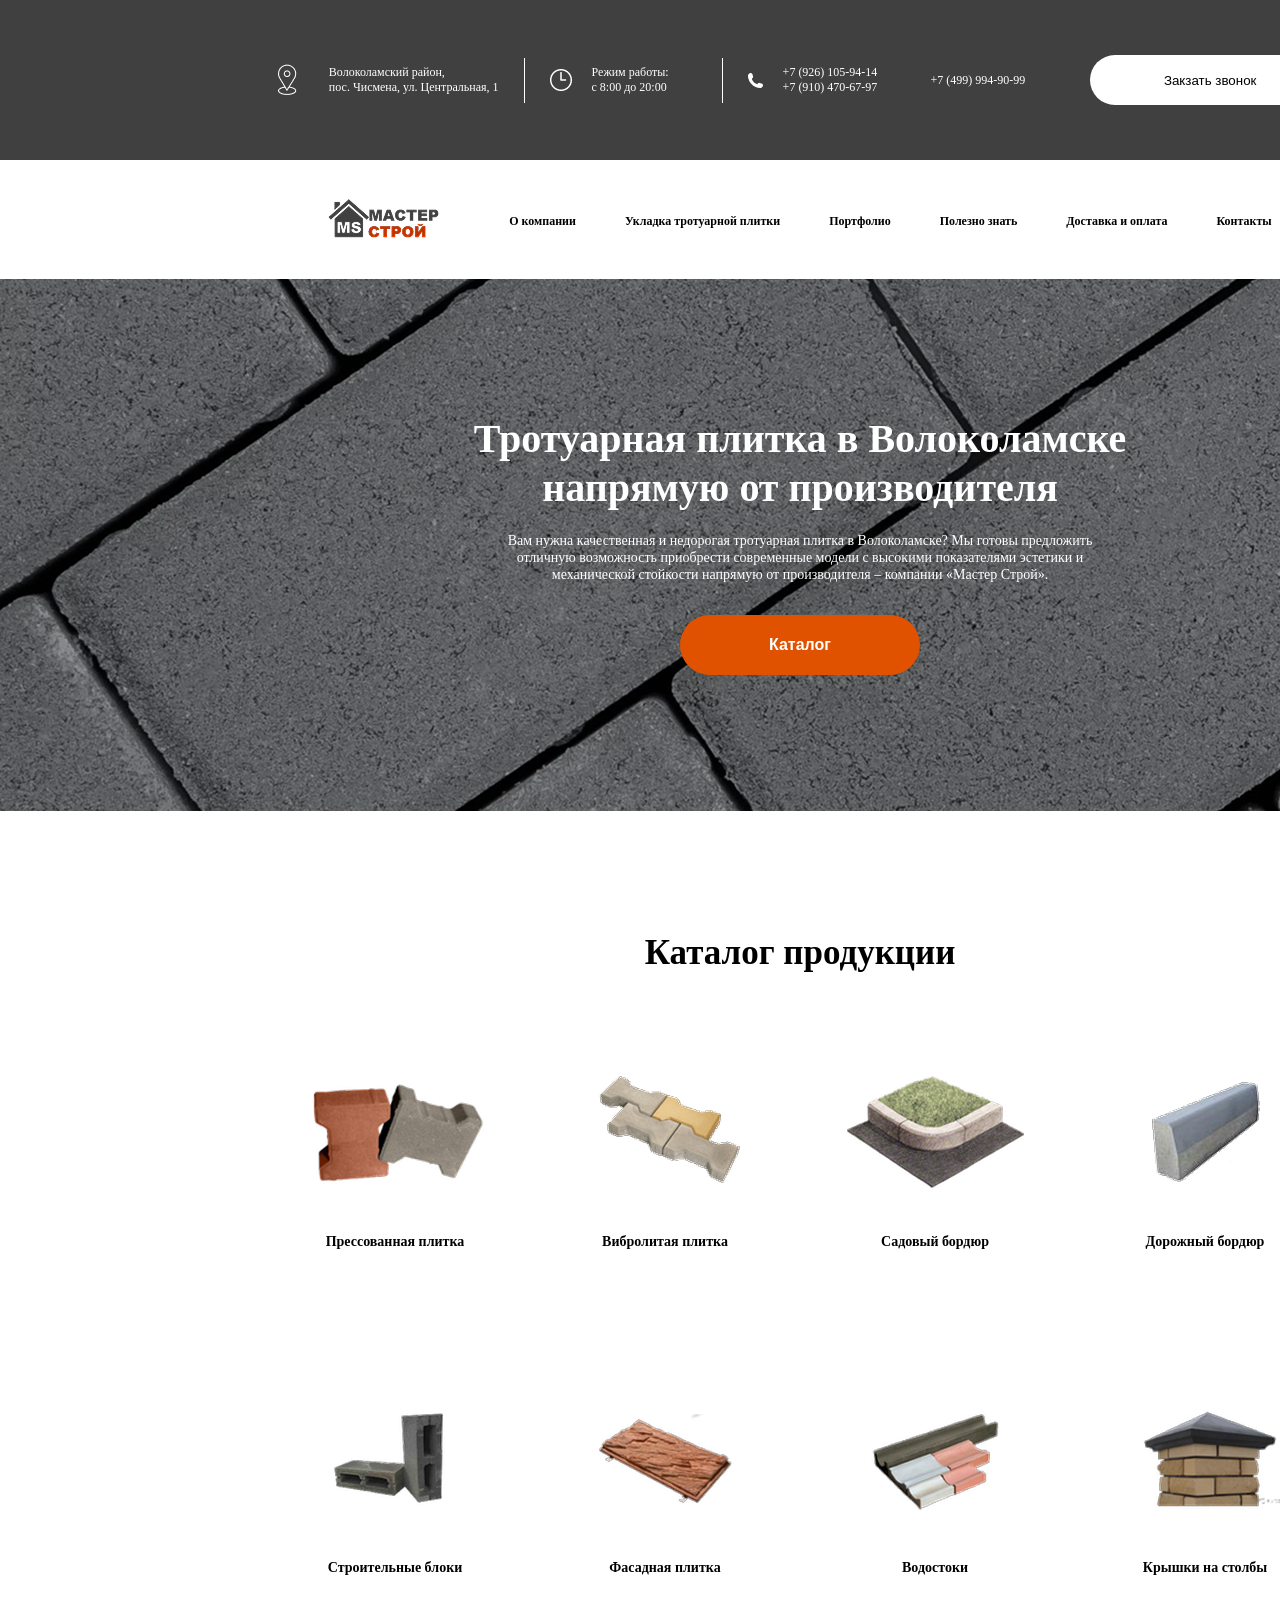
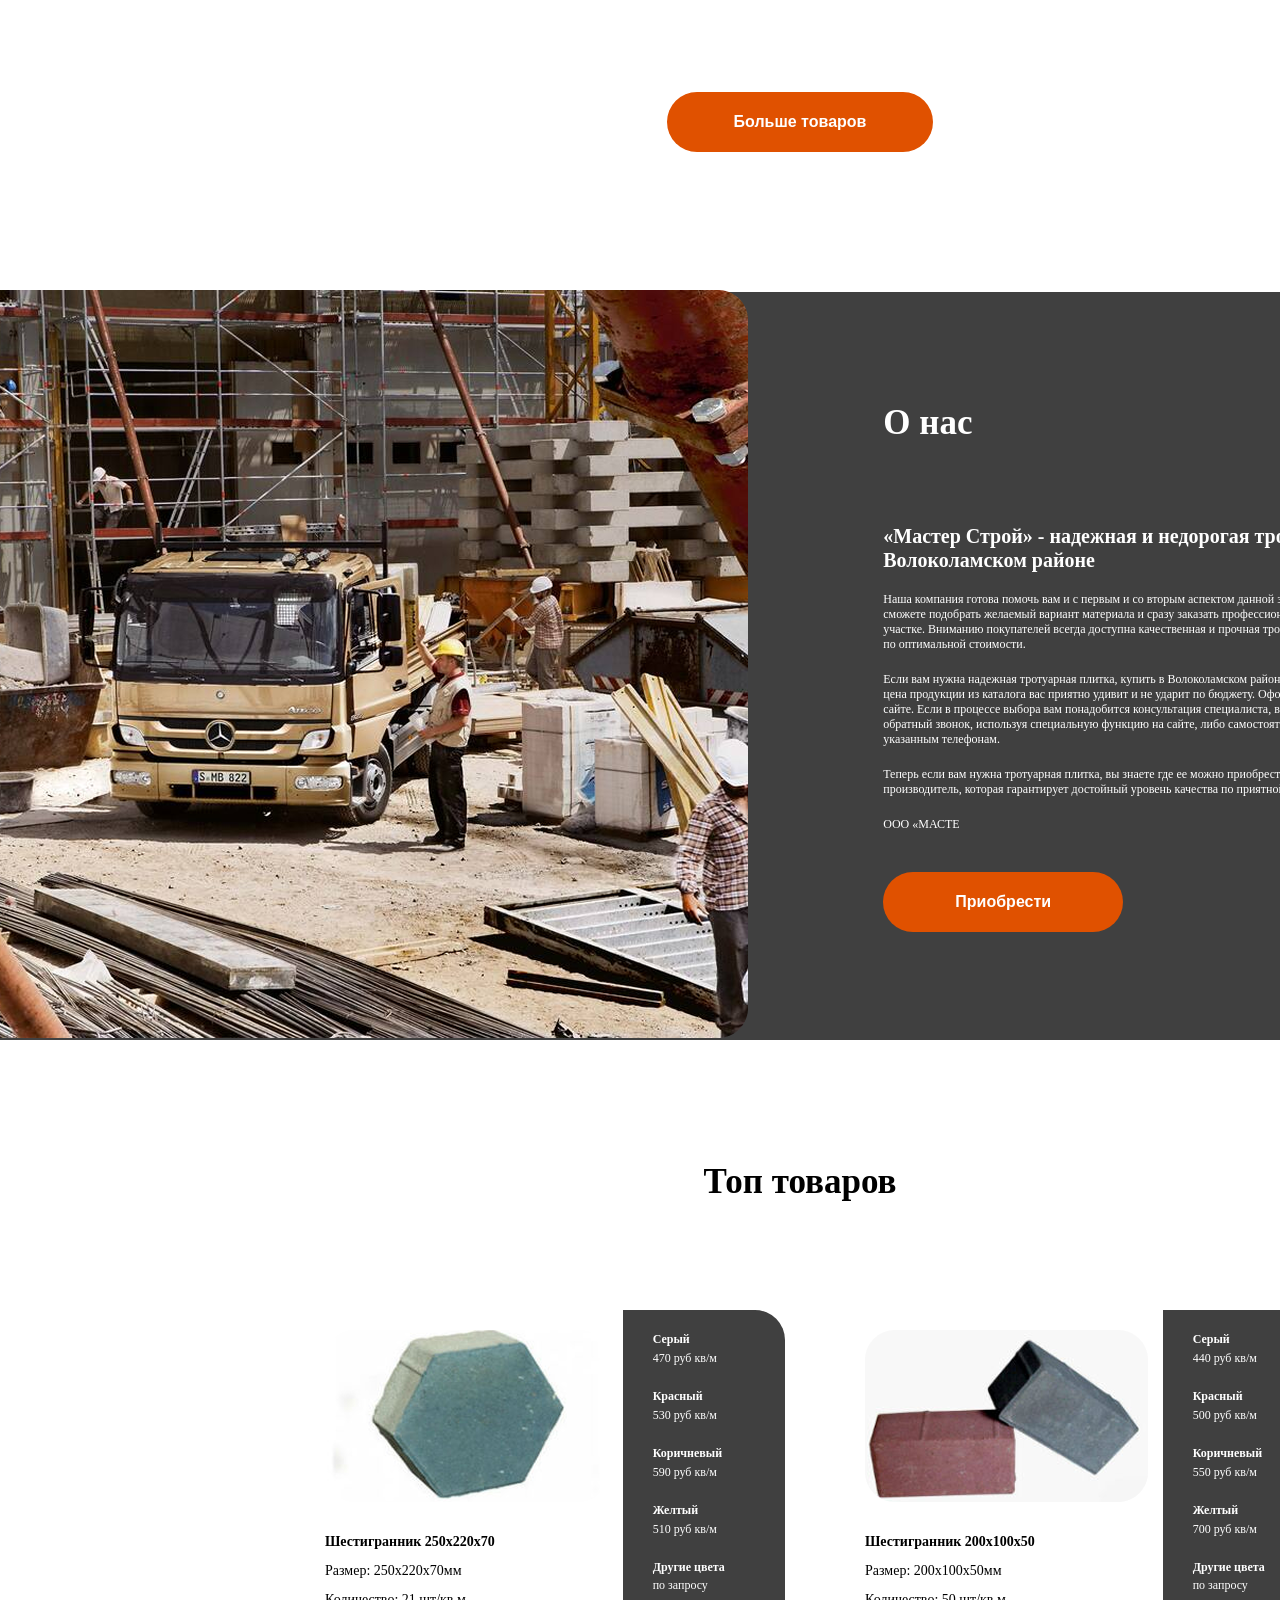
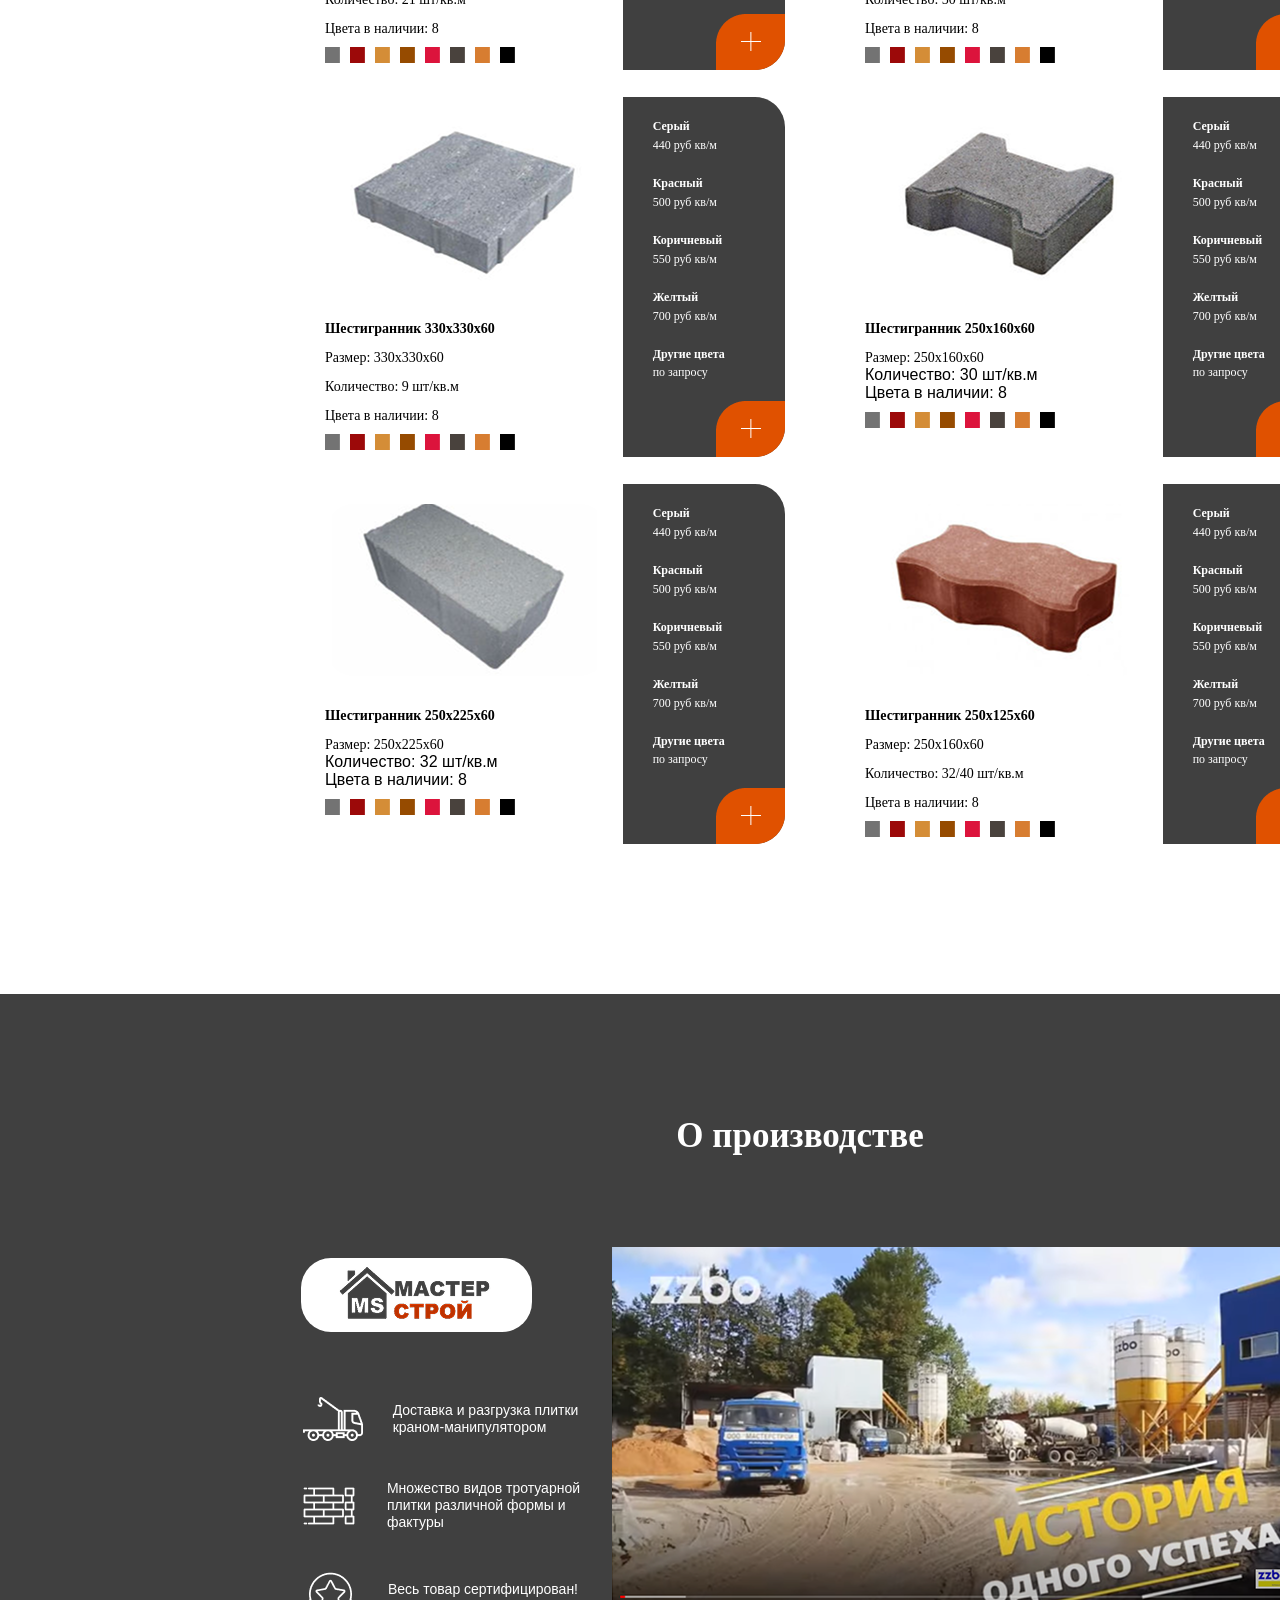
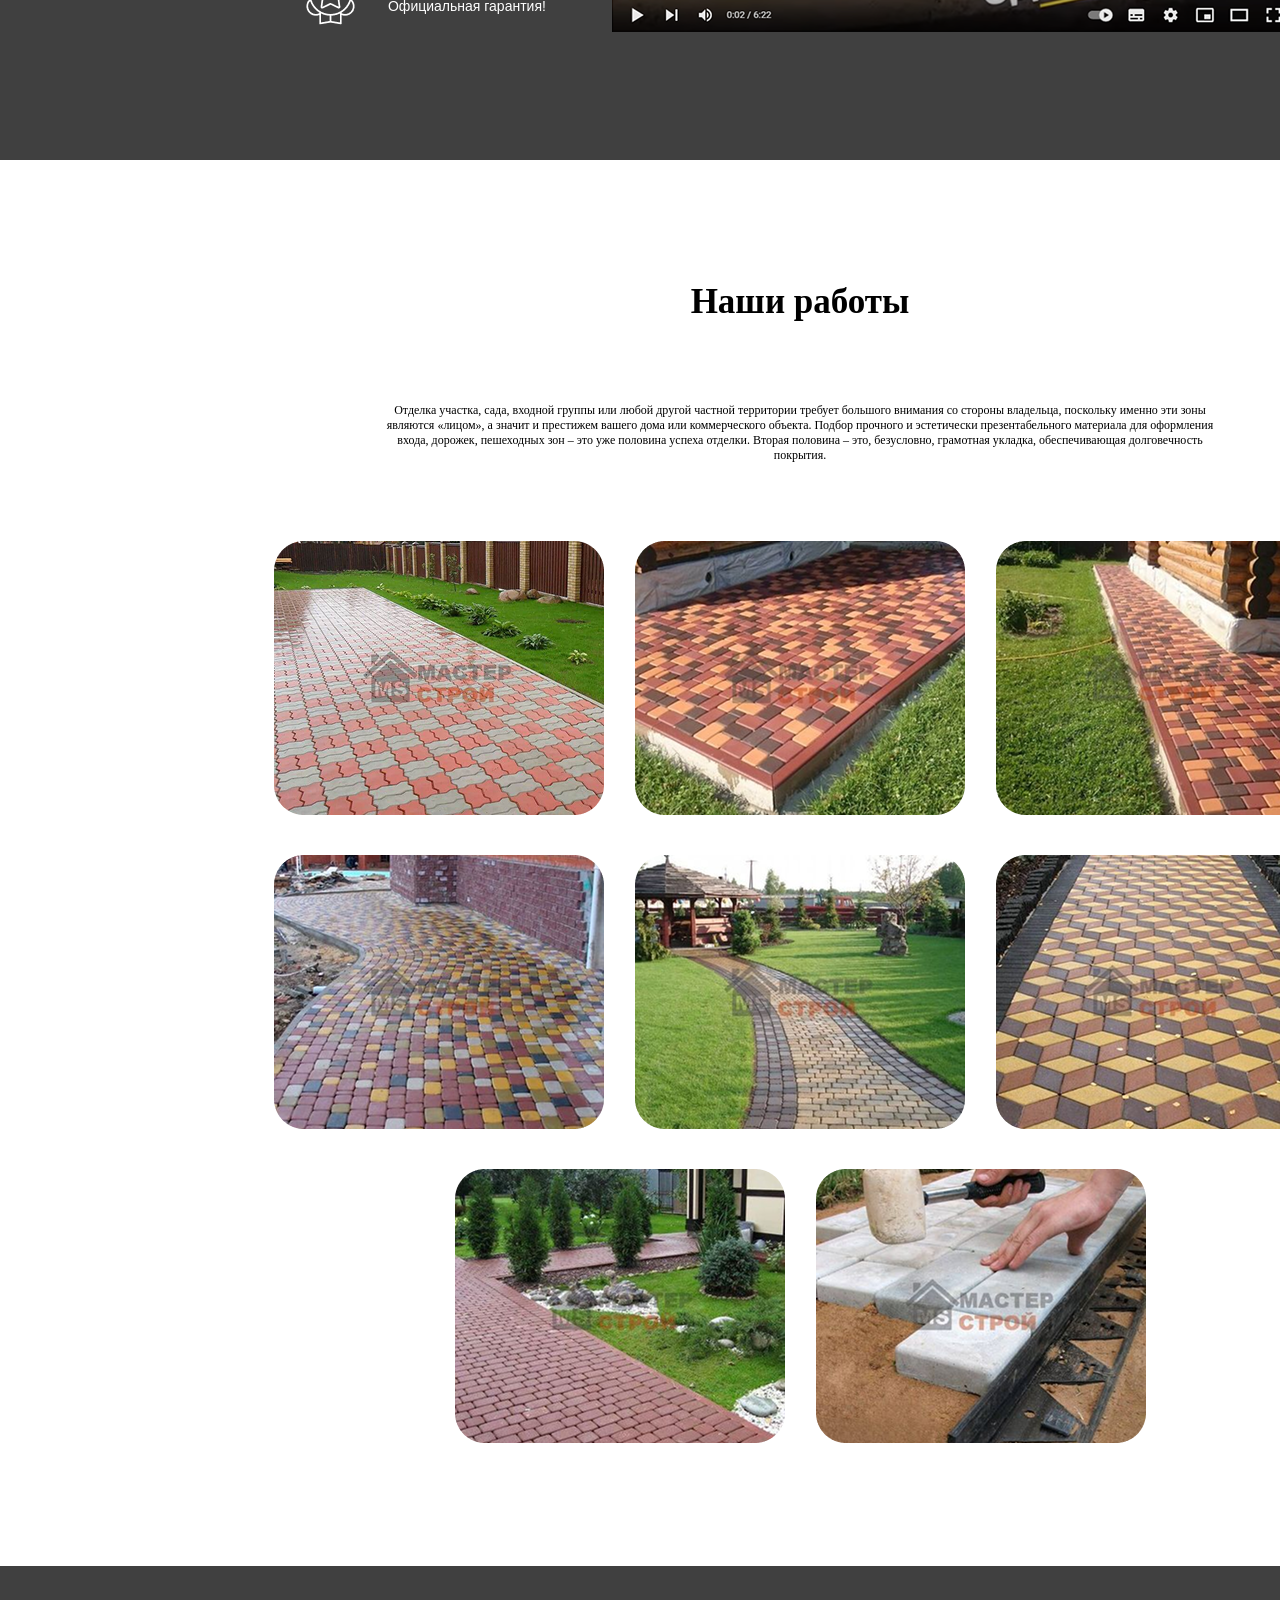
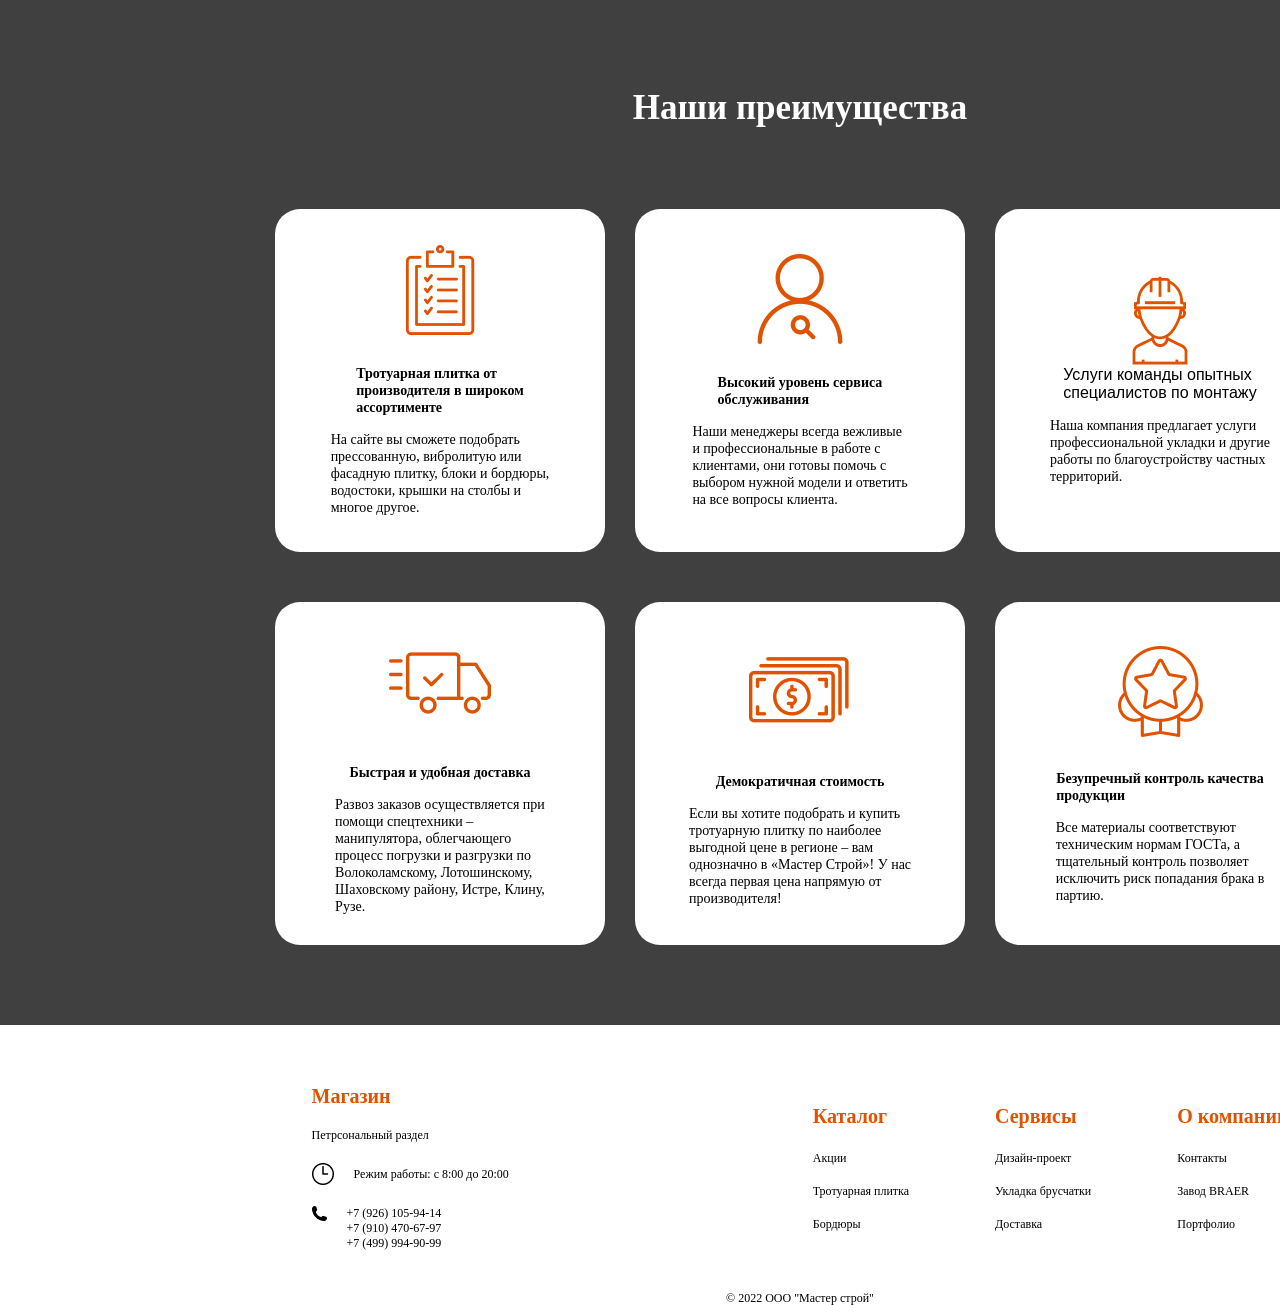
<file: exam2/index.html>
<!DOCTYPE html>
<html lang="en">
<head>
    <meta charset="UTF-8">
    <meta name="viewport" content="width=device-width, initial-scale=1.0">
    <link rel="stylesheet" href="style.css">
    <title>Document</title>
</head>
<body>
    <div class="wraper">
        <div class="navbar_top">
            <img src="img/location.png" alt="">
            <p class="navbar_top_text">
                Волоколамский район, <br>   
                пос. Чисмена, ул. Центральная, 1
            </p>
            <img src="img/Vector 1.png" alt="">
            <div class="navbar_top_clock navbar_top_phone">
                <img src="img/clock.png" alt="">
            <p class="navbar_top_text">
                Режим работы: <br>
                с 8:00 до 20:00
            </p>
            </div>
            <img src="img/Vector 1.png" alt="">
            <div class="navbar_top_phone">
                <img src="img/phone (1).png" alt="">
            <p class="navbar_top_text">
                +7 (926) 105-94-14 <br>
                +7 (910) 470-67-97
            </p>
            </div>
            <p class="navbar_top_text">
                +7 (499) 994-90-99
            </p>
            <button class="navbar_top_btn">
                Закзать звонок
            </button>
        </div>
        <div class="navbar_bottom">
            <img src="img/logo (4).png" alt="" class="navbar_logo">
            <ul class="navbar_list">
                <li class="navbar_item">
                    <a href="" class="navbar_link">О компании</a>
                </li>
                <li class="navbar_item">
                    <a href="" class="navbar_link">Укладка тротуарной плитки</a>
                </li>
                <li class="navbar_item">
                    <a href="" class="navbar_link">Портфолио</a>
                </li>
                <li class="navbar_item">
                    <a href="" class="navbar_link">Полезно знать</a>
                </li>
                <li class="navbar_item">
                    <a href="" class="navbar_link">Доставка и оплата</a>
                </li>
                <li class="navbar_item">
                    <a href="" class="navbar_link">Контакты</a>
                </li>
            </ul>
        </div>
        <div class="intro">
            <h2 class="intro_title">
                Тротуарная плитка в Волоколамске <br>
                напрямую от производителя
            </h2>
            <p class="intro_text">
                Вам нужна качественная и недорогая тротуарная плитка в Волоколамске? Мы готовы предложить <br>
                отличную возможность приобрести современные модели с высокими показателями эстетики и <br>
                механической стойкости напрямую от производителя – компании «Мастер Строй».
            </p>
            <button class="intro_btn">
                Каталог
            </button>
        </div>
        <div class="cards">
            <h3 class="cards_title">
                Каталог продукции
            </h3>
            <div class="cards_top">
                <div class="card">
                    <img src="img/img1 (2).png" alt="">
                    <p class="cards_text">
                        Прессованная плитка
                    </p>
                </div>
                <div class="card">
                    <img src="img/img2 (2).png" alt="">
                    <p class="cards_text">
                        Вибролитая плитка
                    </p>
                </div>
                <div class="card">
                    <img src="img/img3 (2).png" alt="">
                    <p class="cards_text">
                        Садовый бордюр
                    </p>
                </div>
                <div class="card">
                    <img src="img/img4 (2).png" alt="">
                    <p class="cards_text">
                        Дорожный бордюр
                    </p>
                </div>
            </div>
            <div class="cards_bottom">
                <div class="card">
                    <img src="img/img5 (1).png" alt="">
                    <p class="cards_text">
                        Строительные блоки
                    </p>
                </div>
                <div class="card">
                    <img src="img/img6 (1).png" alt="">
                    <p class="cards_text">
                        Фасадная плитка
                    </p>
                </div>
                <div class="card">
                    <img src="img/img7.png" alt="">
                    <p class="cards_text">
                        Водостоки
                    </p>
                </div>
                <div class="card">
                    <img src="img/img8.png" alt="">
                    <p class="cards_text">
                        Крышки на столбы
                    </p>
                </div>
            </div>
            <button class="cards_btn">
                Больше товаров
            </button>
        </div>
        <div class="about">
            <div class="about_left">
                <img src="img/img9.png" alt="" class="img_about">
            </div>
            <div class="about_right">
                <h3 class="about_title">
                    О нас
                </h3>
                <p class="about_text">
                    «Мастер Строй» - надежная и недорогая тротуарная плитка в <br>
                    Волоколамском районе
                </p>
                <p class="about_text2">
                    Наша компания готова помочь вам и с первым и со вторым аспектом данной задачи. В нашем каталоге вы <br>
                    сможете подобрать желаемый вариант материала и сразу заказать профессиональную укладку на вашем <br>
                    участке. Вниманию покупателей всегда доступна качественная и прочная тротуарная плитка от производителя <br>
                    по оптимальной стоимости.
                </p>
                <p class="about_text2">
                    Если вам нужна надежная тротуарная плитка, купить  в Волоколамском районе такой материал можно у нас, <br>цена продукции из каталога вас приятно удивит и не ударит по бюджету. Оформить заказ можно прямо на <br>
                    сайте. Если в процессе выбора вам понадобится консультация специалиста, вы всегда можете заказать <br>
                    обратный звонок, используя специальную функцию на сайте, либо самостоятельно позвонить менеджеру по <br>
                    указанным телефонам.
                </p>
                <p class="about_text2">
                    Теперь если вам нужна тротуарная плитка, вы знаете где ее можно приобрести. «Мастер Строй» - компания- <br>
                    производитель, которая гарантирует достойный уровень качества по приятной цене.
                </p>
                <p class="about_text2">
                    ООО «МАСТЕ
                </p>
                <button class="about_btn">
                    Приобрести
                </button>
            </div>
        </div>
        <div class="products">
            <h2 class="products_title1">Топ товаров</h2>
            <div class="products_cards">
                <div class="products_left">
                <div class="products_card">
                    <div class="products_card_left">
                        <img src="img/photo1 (1).png" alt="" class="img_product">
                        <p class="products_title">
                            Шестигранник 250x220x70
                        </p>
                        <p class="products_text">
                            Размер: 250x220x70мм
                        </p>
                        <p class="products_text">
                            Количество: 21 шт/кв.м
                        </p>
                        <p class="products_text">
                            Цвета в наличии: 8
                        </p>
                        <div class="products_img_color">
                            <img src="img/grey.png" alt="">
                            <img src="img/red.png" alt="">
                            <img src="img/orange.png" alt="">
                            <img src="img/brown.png" alt="">
                            <img src="img/pink.png" alt="">
                            <img src="img/dark_grey.png" alt="">
                            <img src="img/orange2.png" alt="">
                            <img src="img/black.png" alt="">
                        </div>
                    </div>
                    <div class="products_card_right">
                        <p class="products_right_text">
                            <span class="import">Серый</span> <br>
                            470 руб кв/м
                        </p>
                        <p class="products_right_text">
                            <span class="import">Красный</span> <br>
                            530 руб кв/м
                        </p>
                        <p class="products_right_text">
                            <span class="import">Коричневый</span> <br>
                            590 руб кв/м
                        </p>
                        <p class="products_right_text">
                            <span class="import">Желтый</span> <br>
                            510 руб кв/м
                        </p>
                        <p class="products_right_text">
                            <span class="import">Другие цвета </span> <br>
                            по запросу
                        </p>
                        <img src="img/Group 31.png" alt="" class="products_right_img">
                    </div>
                </div>
                <div class="products_card">
                    <div class="products_card_left">
                        <img src="img/photo3 (2).png" alt="" class="img_product">
                        <p class="products_title">
                            Шестигранник 330x330x60
                        </p>
                        <p class="products_text">
                            Размер: 330x330x60
                        </p>
                        <p class="products_text">
                            Количество: 9 шт/кв.м
                        </p>
                        <p class="products_text">
                            Цвета в наличии: 8
                        </p>
                        <div class="products_img_color">
                            <img src="img/grey.png" alt="">
                            <img src="img/red.png" alt="">
                            <img src="img/orange.png" alt="">
                            <img src="img/brown.png" alt="">
                            <img src="img/pink.png" alt="">
                            <img src="img/dark_grey.png" alt="">
                            <img src="img/orange2.png" alt="">
                            <img src="img/black.png" alt="">
                        </div>
                    </div>
                    <div class="products_card_right">
                        <p class="products_right_text">
                            <span class="import">Серый</span> <br>
                            440 руб кв/м
                        </p>
                        <p class="products_right_text">
                            <span class="import">Красный</span> <br>
                            500 руб кв/м
                        </p>
                        <p class="products_right_text">
                            <span class="import">Коричневый</span> <br>
                            550 руб кв/м
                        </p>
                        <p class="products_right_text">
                            <span class="import">Желтый</span> <br>
                            700 руб кв/м
                        </p>
                        <p class="products_right_text">
                            <span class="import">Другие цвета </span> <br>
                            по запросу
                        </p>
                        <img src="img/Group 31.png" alt="" class="products_right_img">
                    </div>
                </div>
                <div class="products_card">
                    <div class="products_card_left">
                        <img src="img/photo4 (2).png" alt="" class="img_product">
                        <p class="products_title">
                            Шестигранник 250x225x60
                        </p>
                        <p class="products_text">
                            Размер: 250x225x60
                        </p>
                        <p class="progucts_text">
                            Количество: 32 шт/кв.м
                        </p>
                        <p class="prroducts_text">
                            Цвета в наличии: 8
                        </p>
                        <div class="products_img_color">
                            <img src="img/grey.png" alt="">
                            <img src="img/red.png" alt="">
                            <img src="img/orange.png" alt="">
                            <img src="img/brown.png" alt="">
                            <img src="img/pink.png" alt="">
                            <img src="img/dark_grey.png" alt="">
                            <img src="img/orange2.png" alt="">
                            <img src="img/black.png" alt="">
                        </div>
                    </div>
                    <div class="products_card_right">
                        <p class="products_right_text">
                            <span class="import">Серый</span> <br>
                            440 руб кв/м
                        </p>
                        <p class="products_right_text">
                            <span class="import">Красный</span> <br>
                            500 руб кв/м
                        </p>
                        <p class="products_right_text">
                            <span class="import">Коричневый</span> <br>
                            550 руб кв/м
                        </p>
                        <p class="products_right_text">
                            <span class="import">Желтый</span> <br>
                            700 руб кв/м
                        </p>
                        <p class="products_right_text">
                            <span class="import">Другие цвета </span> <br>
                            по запросу
                        </p>
                        <img src="img/Group 31.png" alt="" class="products_right_img">
                    </div>
                </div>
                </div>
                <div class="products_right">
                <div class="products_card">
                    <div class="products_card_left">
                        <img src="img/photo2 (2).png" alt="" class="img_product">
                        <p class="products_title">
                            Шестигранник 200x100x50
                        </p>
                        <p class="products_text">
                            Размер: 200x100x50мм
                        </p>
                        <p class="products_text">
                            Количество: 50 шт/кв.м
                        </p>
                        <p class="products_text">
                            Цвета в наличии: 8
                        </p>
                        <div class="products_img_color">
                            <img src="img/grey.png" alt="">
                            <img src="img/red.png" alt="">
                            <img src="img/orange.png" alt="">
                            <img src="img/brown.png" alt="">
                            <img src="img/pink.png" alt="">
                            <img src="img/dark_grey.png" alt="">
                            <img src="img/orange2.png" alt="">
                            <img src="img/black.png" alt="">
                        </div>
                    </div>
                    <div class="products_card_right">
                        <p class="products_right_text">
                            <span class="import">Серый</span> <br>
                            440 руб кв/м
                        </p>
                        <p class="products_right_text">
                            <span class="import">Красный</span> <br>
                            500 руб кв/м
                        </p>
                        <p class="products_right_text">
                            <span class="import">Коричневый</span> <br>
                            550 руб кв/м
                        </p>
                        <p class="products_right_text">
                            <span class="import">Желтый</span> <br>
                            700 руб кв/м
                        </p>
                        <p class="products_right_text">
                            <span class="import">Другие цвета </span> <br>
                            по запросу
                        </p>
                        <img src="img/Group 31.png" alt="" class="products_right_img">
                    </div>
                </div>
                <div class="products_card">
                    <div class="products_card_left">
                        <img src="img/photo5 (2).png" alt="" class="img_product">
                        <p class="products_title">
                            Шестигранник 250x160x60
                        </p>
                        <p class="products_text">
                            Размер: 250x160x60
                        </p>
                        <p class="progucts_text">
                            Количество: 30 шт/кв.м
                        </p>
                        <p class="prroducts_text">
                            Цвета в наличии: 8
                        </p>
                        <div class="products_img_color">
                            <img src="img/grey.png" alt="">
                            <img src="img/red.png" alt="">
                            <img src="img/orange.png" alt="">
                            <img src="img/brown.png" alt="">
                            <img src="img/pink.png" alt="">
                            <img src="img/dark_grey.png" alt="">
                            <img src="img/orange2.png" alt="">
                            <img src="img/black.png" alt="">
                        </div>
                    </div>
                    <div class="products_card_right">
                        <p class="products_right_text">
                            <span class="import">Серый</span> <br>
                            440 руб кв/м
                        </p>
                        <p class="products_right_text">
                            <span class="import">Красный</span> <br>
                            500 руб кв/м
                        </p>
                        <p class="products_right_text">
                            <span class="import">Коричневый</span> <br>
                            550 руб кв/м
                        </p>
                        <p class="products_right_text">
                            <span class="import">Желтый</span> <br>
                            700 руб кв/м
                        </p>
                        <p class="products_right_text">
                            <span class="import">Другие цвета </span> <br>
                            по запросу
                        </p>
                        <img src="img/Group 31.png" alt="" class="products_right_img">
                    </div>
                </div>
                <div class="products_card">
                    <div class="products_card_left">
                        <img src="img/photo6 (2).png" alt="" class="img_product">
                        <p class="products_title">
                            Шестигранник 250x125x60
                        </p>
                        <p class="products_text">
                            Размер: 250x160x60
                        </p>
                        <p class="products_text">
                            Количество: 32/40 шт/кв.м
                        </p>
                        <p class="products_text">
                            Цвета в наличии: 8
                        </p>
                        <div class="products_img_color">
                            <img src="img/grey.png" alt="">
                            <img src="img/red.png" alt="">
                            <img src="img/orange.png" alt="">
                            <img src="img/brown.png" alt="">
                            <img src="img/pink.png" alt="">
                            <img src="img/dark_grey.png" alt="">
                            <img src="img/orange2.png" alt="">
                            <img src="img/black.png" alt="">
                        </div>
                    </div>
                    <div class="products_card_right">
                        <p class="products_right_text">
                            <span class="import">Серый</span> <br>
                            440 руб кв/м
                        </p>
                        <p class="products_right_text">
                            <span class="import">Красный</span> <br>
                            500 руб кв/м
                        </p>
                        <p class="products_right_text">
                            <span class="import">Коричневый</span> <br>
                            550 руб кв/м
                        </p>
                        <p class="products_right_text">
                            <span class="import">Желтый</span> <br>
                            700 руб кв/м
                        </p>
                        <p class="products_right_text">
                            <span class="import">Другие цвета </span> <br>
                            по запросу
                        </p>
                        <img src="img/Group 31.png" alt="" class="products_right_img">
                    </div>
                </div>
            </div>
            </div>
        </div>
        <div class="info">
            <h3 class="info_title">
                О производстве
            </h3>
            <div class="info_bottom">
                <div class="info_left">
                    <div class="info_logo">
                        <img src="img/logo2.png" alt="">
                    </div>
                    <div class="info_text_img1">
                        <img src="img/car.png" alt="">
                        <p class="info_text">
                            Доставка и разгрузка плитки <br>
                            краном-манипулятором
                        </p>
                    </div>
                    <div class="info_text_img">
                        <img src="img/bild.png" alt="">
                        <p class="info_text">
                            Множество видов тротуарной <br>
                            плитки различной формы и <br>
                            фактуры
                        </p>
                    </div>
                    <div class="info_text_img">
                        <img src="img/star.png" alt="">
                        <p class="info_text">
                            Весь товар сертифицирован! <br>
                            Официальная гарантия!
                        </p>
                    </div>
                </div>
                <div class="info_right">
                    <img src="img/youtube.png" alt="">
                </div>
            </div>
        </div>
        <div class="image">
            <h2 class="image_title">
                Наши работы
            </h2>
            <p class="image_text">
                Отделка участка, сада, входной группы или любой другой частной территории требует большого внимания со стороны владельца, поскольку именно эти зоны <br>
                являются «лицом», а значит и престижем вашего дома или коммерческого объекта. Подбор прочного и эстетически презентабельного материала для оформления <br>
                входа, дорожек, пешеходных зон – это уже половина успеха отделки. Вторая половина – это, безусловно, грамотная укладка, обеспечивающая долговечность <br>
                покрытия.
            </p>
            <div class="image_top">
                <img src="img/imege1.png" alt="">
                <img src="img/image2 (2).png" alt="">
                <img src="img/image3 (1).png" alt="">
            </div>
            <div class="image_midle">
                <img src="img/image4 (1).png" alt="">
                <img src="img/image5 (1).png" alt="">
                <img src="img/image6 (1).png" alt="">
            </div>
            <div class="image_bottom">
                <img src="img/image7 (1).png" alt="">
                <img src="img/image8 (1).png" alt="">
            </div>
        </div>
        <div class="pre_footer">
            <h3 class="pre_footer_title">
                Наши преимущества
            </h3>
            <div class="pre_footer_top">
                <div class="pre_footer_cards">
                   <img src="img/rasm.png" alt="">
                   <p class="pre_footer_title2">
                    Тротуарная плитка от <br>
                    производителя в широком <br>
                    ассортименте
                   </p>
                   <p class="pre_footer_text">
                    На сайте вы сможете подобрать <br>
                    прессованную, вибролитую или <br>
                    фасадную плитку, блоки и бордюры, <br>
                    водостоки, крышки на столбы и <br>
                    многое другое.
                   </p>
                </div>
                <div class="pre_footer_cards">
                    <img src="img/rasm2.png" alt="">
                    <p class="pre_footer_title2">
                        Высокий уровень сервиса <br>
                        обслуживания
                    </p>
                    <p class="pre_footer_text">
                        Наши менеджеры всегда вежливые <br>
                        и профессиональные в работе с<br>
                        клиентами, они готовы помочь с <br>
                        выбором нужной модели и ответить <br>
                        на все вопросы клиента.
                    </p>
                </div>
                <div class="pre_footer_cards">
                    <img src="img/rasm3.png" alt="">
                    <p class="pre_foorer_title2">
                        Услуги команды опытных <br>
                        специалистов по монтажу
                    </p>
                    <p class="pre_footer_text">
                        Наша компания предлагает услуги <br>
                        профессиональной укладки и другие <br>
                        работы по благоустройству частных <br>
                        территорий.
                    </p>
                </div>
            </div>
            <div class="pre_footer_bottom">
                <div class="pre_footer_cards">
                    <img src="img/rasm4.png" alt="">
                    <p class="pre_footer_title2">
                        Быстрая и удобная доставка
                    </p>
                    <p class="pre_footer_text">
                        Развоз заказов осуществляется при <br>
                        помощи спецтехники – <br>
                        манипулятора, облегчающего <br>
                        процесс погрузки и разгрузки по <br>
                        Волоколамскому, Лотошинскому, <br>
                        Шаховскому району, Истре, Клину, <br>
                        Рузе.
                    </p>
                </div>
                <div class="pre_footer_cards">
                    <img src="img/rasm5.png" alt="">
                    <p class="pre_footer_title2">
                        Демократичная стоимость
                    </p>
                    <p class="pre_footer_text">
                        Если вы хотите подобрать и купить <br>
                        тротуарную плитку по наиболее <br>
                        выгодной цене в регионе – вам <br>
                        однозначно в «Мастер Строй»! У нас <br>
                        всегда первая цена напрямую от <br>
                        производителя!
                    </p>
                </div>
                <div class="pre_footer_cards">
                    <img src="img/rasm6.png" alt="">
                    <p class="pre_footer_title2">
                        Безупречный контроль качества <br>
                        продукции
                    </p>
                    <p class="pre_footer_text">
                        Все материалы соответствуют <br>
                        техническим нормам ГОСТа, а <br>
                        тщательный контроль позволяет <br>
                        исключить риск попадания брака в <br>
                        партию.
                    </p>
                </div>
            </div>
        </div>
        <div class="footer">
            <div class="footer_top">
                <div class="footer_left">
                    <p class="footer_title">
                        Магазин
                    </p>
                    <p class="footer_text">
                        Петрсональный раздел
                    </p>
                    <div class="footer_clock">
                        <img src="img/clock_black.png" alt="">
                        <p class="footer_text2">
                            Режим работы: с 8:00 до 20:00
                        </p>
                    </div>
                    <div class="footer_phone">
                        <img src="img/phone_black.png" alt="">
                        <p class="footer_text2">
                            +7 (926) 105-94-14 <br>
                            +7 (910) 470-67-97 <br>
                            +7 (499) 994-90-99
                        </p>
                    </div>
                </div>
                <div class="footer_right">
                    <div class="footer_links_left">
                        <p class="footer_title">
                            Каталог
                        </p>
                        <ul class="footer_list">
                            <li class="footer_item">
                                <a href="" class="footer_link">Акции</a>
                            </li>
                            <li class="footer_item">
                                <a href="" class="footer_link">Тротуарная плитка</a>
                            </li>
                            <li class="footer_item">
                                <a href="" class="footer_link">Бордюры</a>
                            </li>
                        </ul>
                    </div>
                    <div class="footer_links_midle">
                        <p class="footer_title">
                            Сервисы
                        </p>
                        <ul class="footer_list">
                            <li class="footer_item">
                                <a href="" class="footer_link">Дизайн-проект</a>
                            </li>
                            <li class="footer_item">
                                <a href="" class="footer_link">Укладка брусчатки</a>
                            </li>
                            <li class="footer_item">
                                <a href="" class="footer_link">Доставка</a>
                            </li>
                        </ul>
                    </div>
                    <div class="footer_rigth">
                        <p class="footer_title">
                            О компании
                        </p>
                        <ul class="footer_list">
                            <li class="footer_item">
                                <a href="" class="footer_link">Контакты</a>
                            </li>
                            <li class="footer_item">
                                <a href="" class="footer_link">Завод BRAER</a>
                            </li>
                            <li class="footer_item">
                                <a href="" class="footer_link">Портфолио</a>
                            </li>
                        </ul>
                    </div>
                </div>
            </div>
            <div class="footer_bottom">
                <p class="footer_bottom_text">
                    © 2022 ООО "Мастер строй"
                </p>
            </div>
        </div>
    </div>
</body>
</html>
</file>
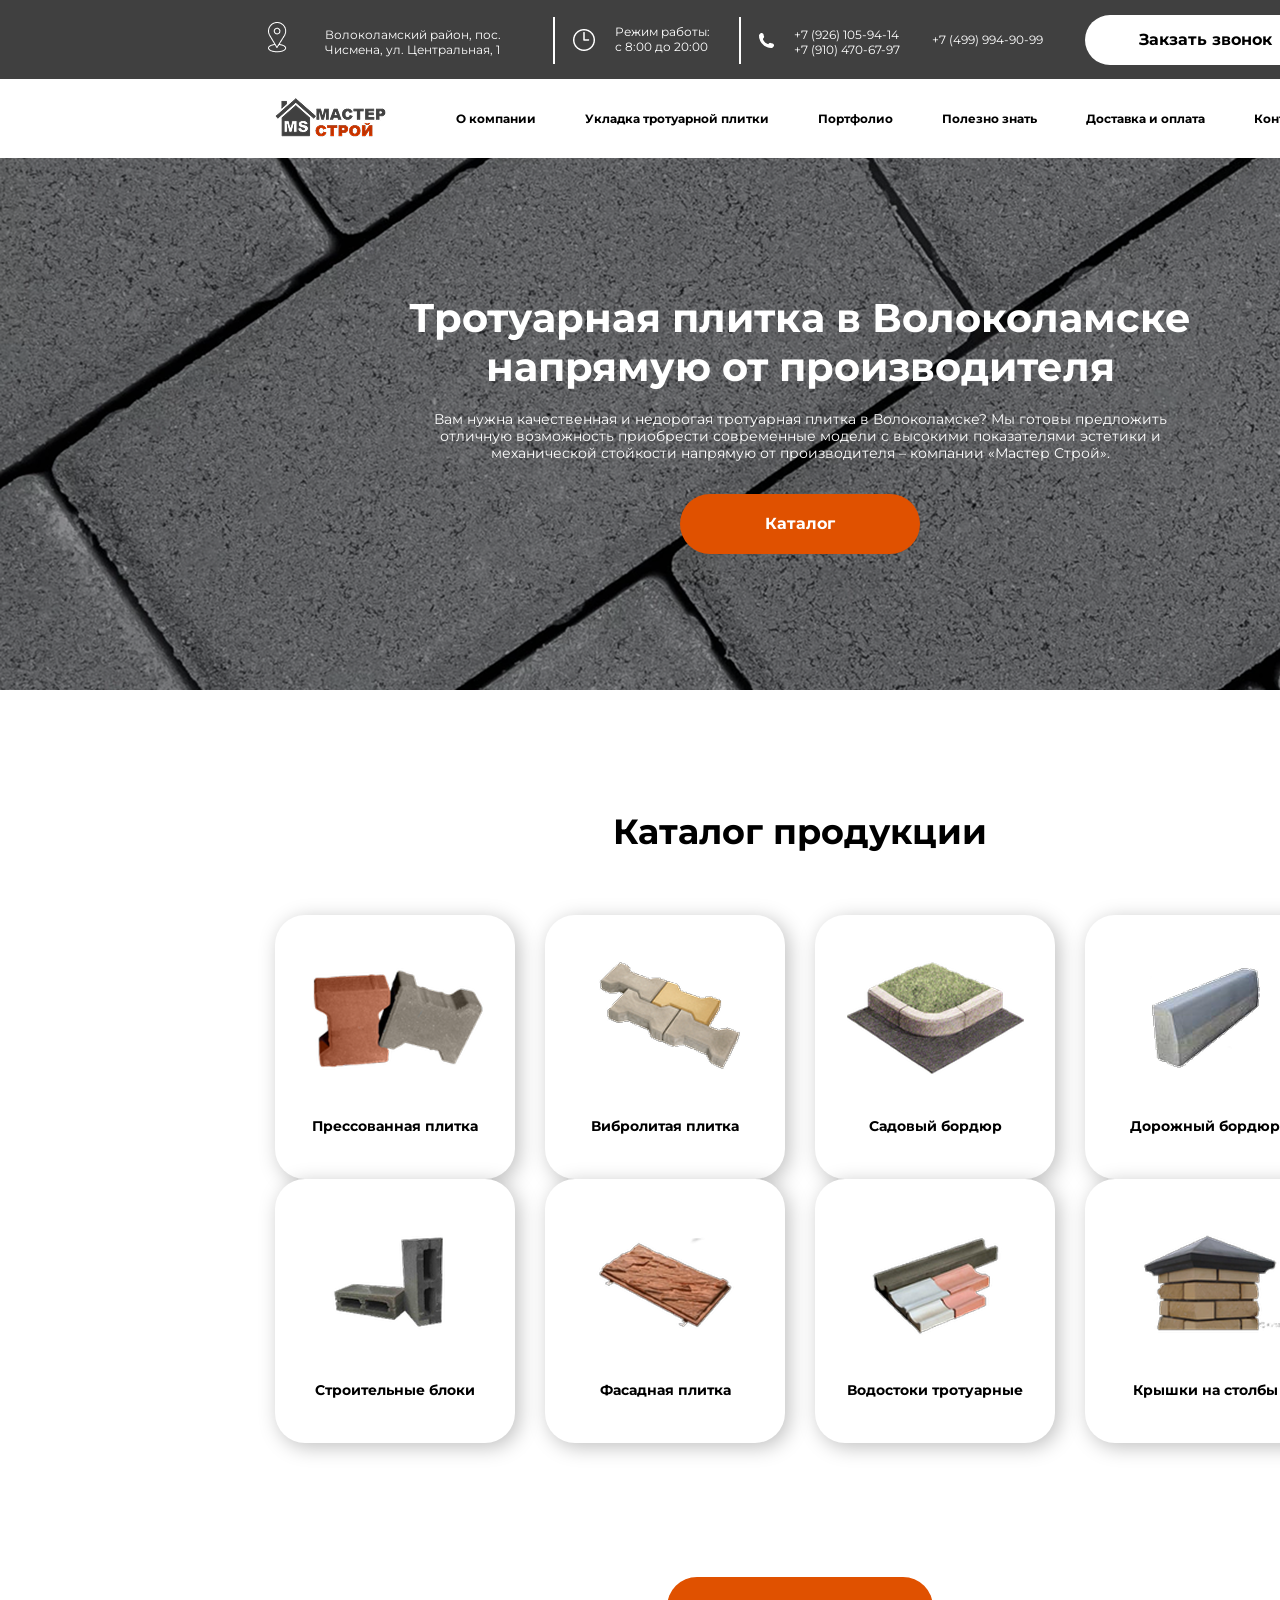
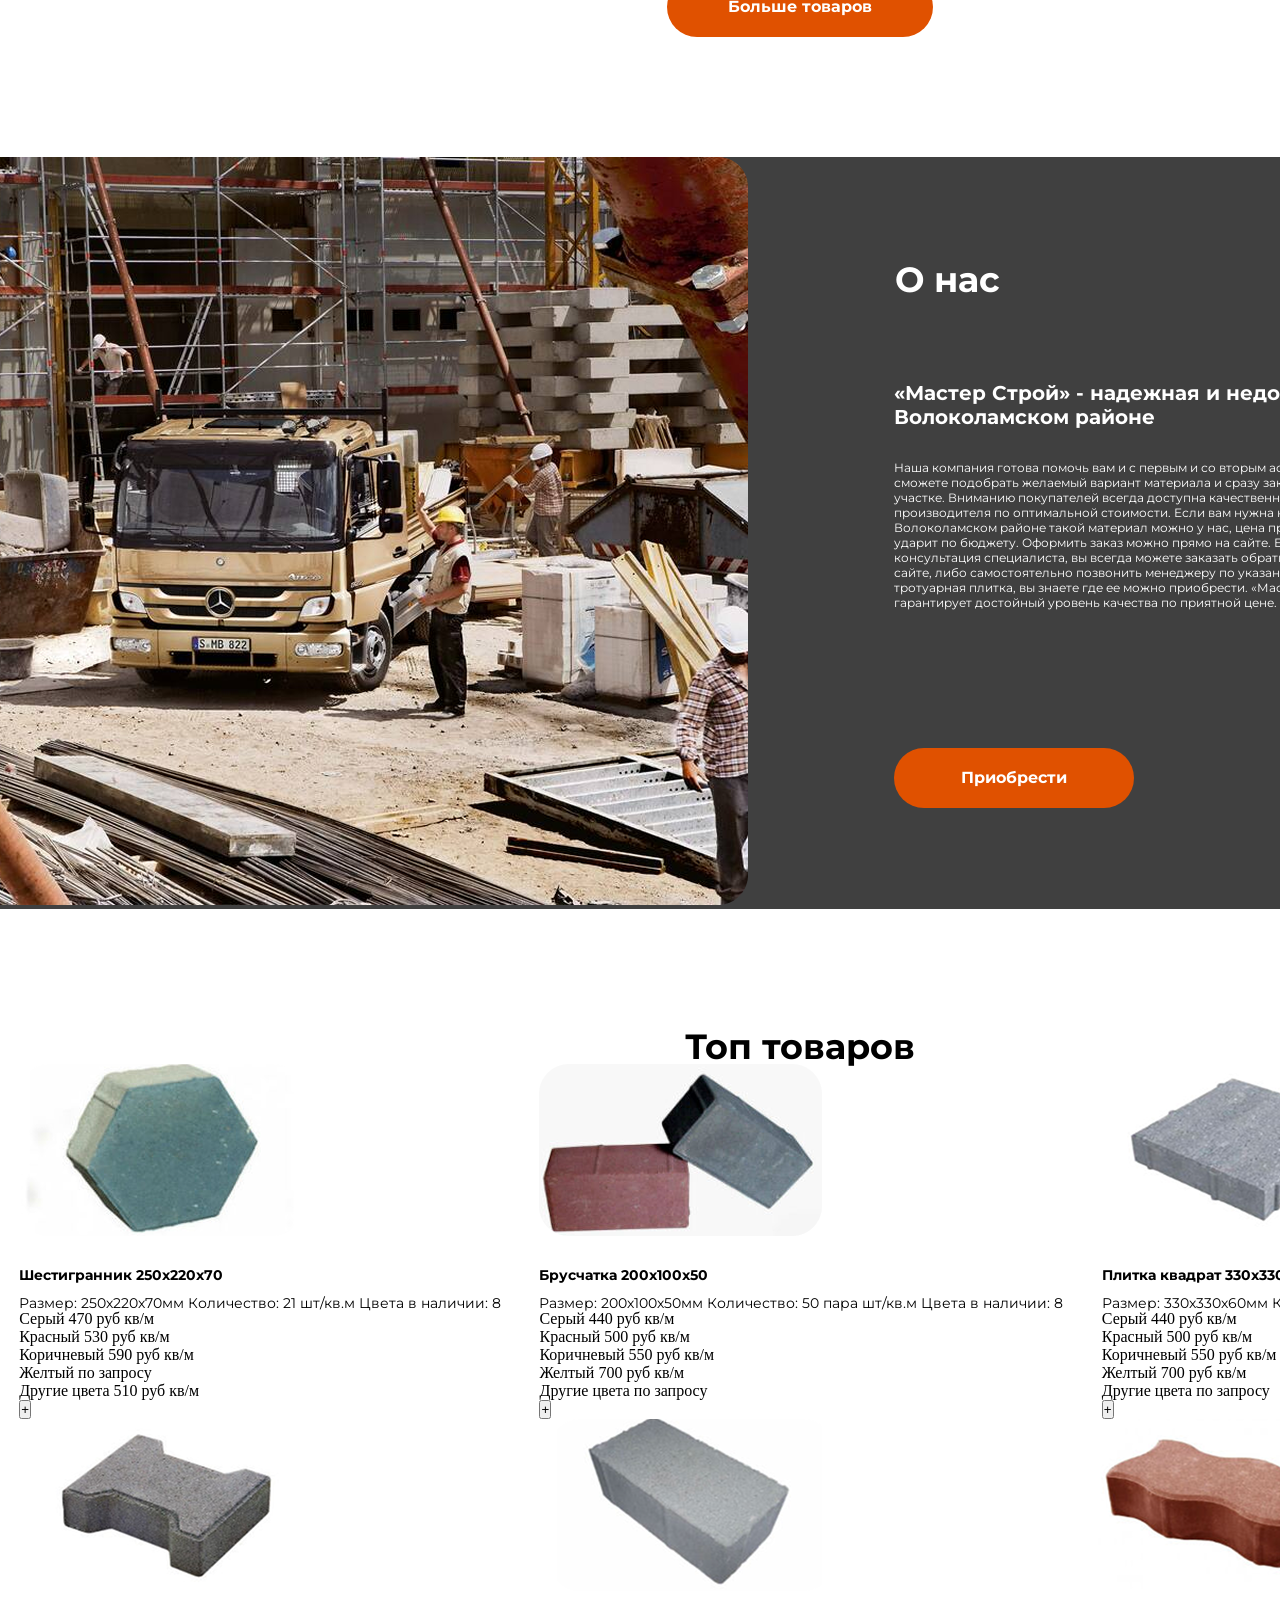
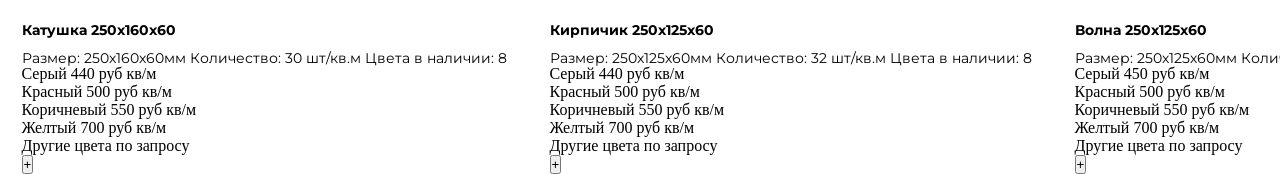
<file: Imtihon/index.html>
<!DOCTYPE html>
<html lang="en">
<head>
    <meta charset="UTF-8">
    <meta name="viewport" content="width=device-width, initial-scale=1.0">
    <link rel="stylesheet" href="./styles/fonts.css">
    <link rel="stylesheet" href="./styles/style.css">
    <title>Imtihon</title>
</head>
<body>
    <div class="wrapper">
        <div class="location">

            <img src="./img/location.png" alt="location" class="location__img">
            <p class="location__text">Волоколамский район,
            пос. Чисмена, ул. Центральная, 1</p>
            <hr class="location__hr">
            <img src="./img/clocks.png" alt="clocks" class="clocks__img">
            <p class="location__schedule">Режим работы:
            с 8:00 до 20:00</p>
            <hr class="location__hr2">
            <img src="./img/phone.png" alt="phone" class="phone__img">
            <p class="location__numbers">
                +7 (926) 105-94-14
                +7 (910) 470-67-97
            </p>
            <p class="location__number">
                +7 (499) 994-90-99
            </p>
            <button class="location__btn">Закзать звонок</button>
        </div>

        <nav class="navbar">
            <img src="./img/logo.png" alt="logo" class="navbar__img">
            <ul class="navbar__list">
                    
                <li class="navbar__item">
                    <a href="#" class="navbar__link">О компании</a>
                </li>
                <li class="navbar__item">
                    <a href="#" class="navbar__link">Укладка тротуарной плитки</a>
                </li>
                <li class="navbar__item">
                    <a href="#" class="navbar__link">Портфолио</a>
                </li>
                <li class="navbar__item">
                    <a href="#" class="navbar__link">Полезно знать</a>
                </li>
                <li class="navbar__item">
                    <a href="#" class="navbar__link">Доставка и оплата</a>
                </li>
                <li class="navbar__item">
                    <a href="#" class="navbar__link">Контакты</a>
                </li>
            </ul>
        </nav>

        <div class="intro">
            <h1 class="intro__title">Тротуарная плитка в Волоколамске
            напрямую от производителя</h1>
            <p class="intro__text">Вам нужна качественная и недорогая тротуарная плитка в Волоколамске? Мы готовы предложить отличную возможность приобрести современные модели с высокими показателями эстетики и механической стойкости напрямую от производителя – компании «Мастер Строй».</p>
            <button class="intro__btn">Каталог</button>
        </div>

        <div class="products">
            <h1 class="products__title">Каталог продукции</h1>
            <div class="cards">

                <div class="cards__line">
                    <div class="card">
                    <img src="./img/product1.png" alt="">
                    <p class="cards__text">Прессованная плитка</p>
                    </div>
                    <div class="card">
                        <img src="./img/product2.png" alt="">
                        <p class="cards__text">Вибролитая плитка</p>
                    </div>
                    <div class="card">
                        <img src="./img/product3.png" alt="">
                        <p class="cards__text">Садовый бордюр</p>
                    </div>
                    <div class="card">
                        <img src="./img/product4.png" alt="">
                        <p class="cards__text">Дорожный бордюр</p>
                    </div>
                </div>
                
                <div class="cards__line">
                    <div class="card">
                    <img src="./img/product5.png" alt="">
                    <p class="cards__text">Строительные блоки</p>
                    </div>
                    <div class="card">
                        <img src="./img/product6.png" alt="">
                        <p class="cards__text">Фасадная плитка</p>
                    </div>
                    <div class="card">
                        <img src="./img/product7.png" alt="">
                        <p class="cards__text">Водостоки тротуарные</p>
                    </div>
                    <div class="card">
                        <img src="./img/product8.png" alt="">
                        <p class="cards__text">Крышки на столбы</p>
                    </div>
                </div>
                
            </div>
            <button class="products__btn">Больше товаров</button>


        </div>

        <div class="about_us">
            <div class="about_us__left">
                <img src="./img/truck.png" alt="">
            </div>
            <div class="about_us__right">
                <h1 class="about_us__main">О нас</h1>
                <h2 class="about_us__title">«Мастер Строй» - надежная и недорогая тротуарная плитка в Волоколамском районе</h2>
                <p class="about_us__text">Наша компания готова помочь вам и с первым и со вторым аспектом данной задачи. В нашем каталоге вы сможете подобрать желаемый вариант материала и сразу заказать профессиональную укладку на вашем участке. Вниманию покупателей всегда доступна качественная и прочная тротуарная плитка от производителя по оптимальной стоимости.

                Если вам нужна надежная тротуарная плитка, купить  в Волоколамском районе такой материал можно у нас, цена продукции из каталога вас приятно удивит и не ударит по бюджету. Оформить заказ можно прямо на сайте. Если в процессе выбора вам понадобится консультация специалиста, вы всегда можете заказать обратный звонок, используя специальную функцию на сайте, либо самостоятельно позвонить менеджеру по указанным телефонам.

                Теперь если вам нужна тротуарная плитка, вы знаете где ее можно приобрести. «Мастер Строй» - компания-производитель, которая гарантирует достойный уровень качества по приятной цене.

                ООО «МАСТЕ</p>
                <button class="about_us__btn">Приобрести</button>
            </div>
        </div>

        <div class="topproducts">
            <div class="topproducts__title">Топ товаров</div>

            <div class="topproducts__cards">

                <div class="topproducts__card">

                    <div class="card__left">
                        <img src="./img/shestigrannik.png" alt="">
                        <h3 class="topproducts__name">Шестигранник 250х220х70</h3>
                        <p class="topproducts__info">
                            Размер: 250х220х70мм
                            Количество: 21 шт/кв.м
                            Цвета в наличии: 8
                        </p>
                    </div>
                    <div class="card__right">
                        <p class="card__text">
                        <span class="card__bold">Серый</span>
                        470 руб кв/м
                        <br>
                        <span class="card__bold">Красный</span>
                        530 руб кв/м
                        <br>
                        <span class="card__bold">Коричневый</span>
                        590 руб кв/м
                        <br>
                        <span class="card__bold">Желтый</span>
                        по запросу
                        <br>
                        <span class="card__bold">Другие цвета</span>
                        510 руб кв/м
                        </p>
                        <button class="card__btn">+</button>
                    </div>
                </div>

                <div class="topproducts__card">
                    <div class="card__left">
                        <img src="./img/brusshatka.png" alt="">
                        <h3 class="topproducts__name">Брусчатка 200x100x50</h3>
                        <p class="topproducts__info">
                            Размер: 200х100х50мм
                            Количество: 50 пара шт/кв.м
                            Цвета в наличии: 8
                        </p>
                    </div>
                    <div class="card__right">
                        <p class="card__text">
                        <span class="card__bold">Серый</span>
                        440 руб кв/м
                        <br>
                        <span class="card__bold">Красный</span>
                        500 руб кв/м
                        <br>
                        <span class="card__bold">Коричневый</span>
                        550 руб кв/м
                        <br>
                        <span class="card__bold">Желтый</span>
                        700 руб кв/м
                        <br>
                        <span class="card__bold">Другие цвета</span>
                        по запросу
                        </p>
                        <button class="card__btn">+</button>
                    </div>
                </div>

                <div class="topproducts__card">
                    <div class="card__left">
                        <img src="./img/plitka.png" alt="">
                        <h3 class="topproducts__name">Плитка квадрат 330x330x60</h3>
                        <p class="topproducts__info">
                            Размер: 330х330х60мм
                            Количество: 9 шт/кв.м
                            Цвета в наличии: 8
                        </p>
                    </div>
                    <div class="card__right">
                        <p class="card__text">
                        <span class="card__bold">Серый</span>
                        440 руб кв/м
                        <br>
                        <span class="card__bold">Красный</span>
                        500 руб кв/м
                        <br>
                        <span class="card__bold">Коричневый</span>
                        550 руб кв/м
                        <br>
                        <span class="card__bold">Желтый</span>
                        700 руб кв/м
                        <br>
                        <span class="card__bold">Другие цвета</span>
                        по запросу
                        </p>
                        <button class="card__btn">+</button>
                    </div>
                </div>

                <div class="topproducts__card">
                    <div class="card__left">
                        <img src="./img/katushka.png" alt="">
                        <h3 class="topproducts__name">Катушка 250x160x60</h3>
                        <p class="topproducts__info">
                            Размер: 250х160х60мм
                            Количество: 30 шт/кв.м
                            Цвета в наличии: 8
                        </p>
                    </div>
                    <div class="card__right">
                        <p class="card__text">
                        <span class="card__bold">Серый</span>
                        440 руб кв/м
                        <br>
                        <span class="card__bold">Красный</span>
                        500 руб кв/м
                        <br>
                        <span class="card__bold">Коричневый</span>
                        550 руб кв/м
                        <br>
                        <span class="card__bold">Желтый</span>
                        700 руб кв/м
                        <br>
                        <span class="card__bold">Другие цвета</span>
                        по запросу
                        </p>
                        <button class="card__btn">+</button>
                    </div>
                </div>

                <div class="topproducts__card">
                    <div class="card__left">
                        <img src="./img/kirpichik.png" alt="">
                        <h3 class="topproducts__name">Кирпичик 250x125x60</h3>
                        <p class="topproducts__info">
                            Размер: 250х125х60мм
                            Количество: 32 шт/кв.м
                            Цвета в наличии: 8
                        </p>
                    </div>
                    <div class="card__right">
                        <p class="card__text">
                        <span class="card__bold">Серый</span>
                        440 руб кв/м
                        <br>
                        <span class="card__bold">Красный</span>
                        500 руб кв/м
                        <br>
                        <span class="card__bold">Коричневый</span>
                        550 руб кв/м
                        <br>
                        <span class="card__bold">Желтый</span>
                        700 руб кв/м
                        <br>
                        <span class="card__bold">Другие цвета</span>
                        по запросу
                        </p>
                        <button class="card__btn">+</button>
                    </div>
                </div>

                <div class="topproducts__card">
                    <div class="card__left">
                        <img src="./img/volna.png" alt="">
                        <h3 class="topproducts__name">Волна 250x125x60</h3>
                        <p class="topproducts__info">
                            Размер: 250х125х60мм
                            Количество: 32/40 шт/кв.м
                            Цвета в наличии: 8
                        </p>
                    </div>
                    <div class="card__right">
                        <p class="card__text">
                        <span class="card__bold">Серый</span>
                        450 руб кв/м
                        <br>
                        <span class="card__bold">Красный</span>
                        500 руб кв/м
                        <br>
                        <span class="card__bold">Коричневый</span>
                        550 руб кв/м
                        <br>
                        <span class="card__bold">Желтый</span>
                        700 руб кв/м
                        <br>
                        <span class="card__bold">Другие цвета</span>
                        по запросу
                        </p>
                        <button class="card__btn">+</button>
                    </div>
                </div>
            </div>
        </div>

        <div class="creation">
            
        </div>
    </div>
</body>
</html>
</file>
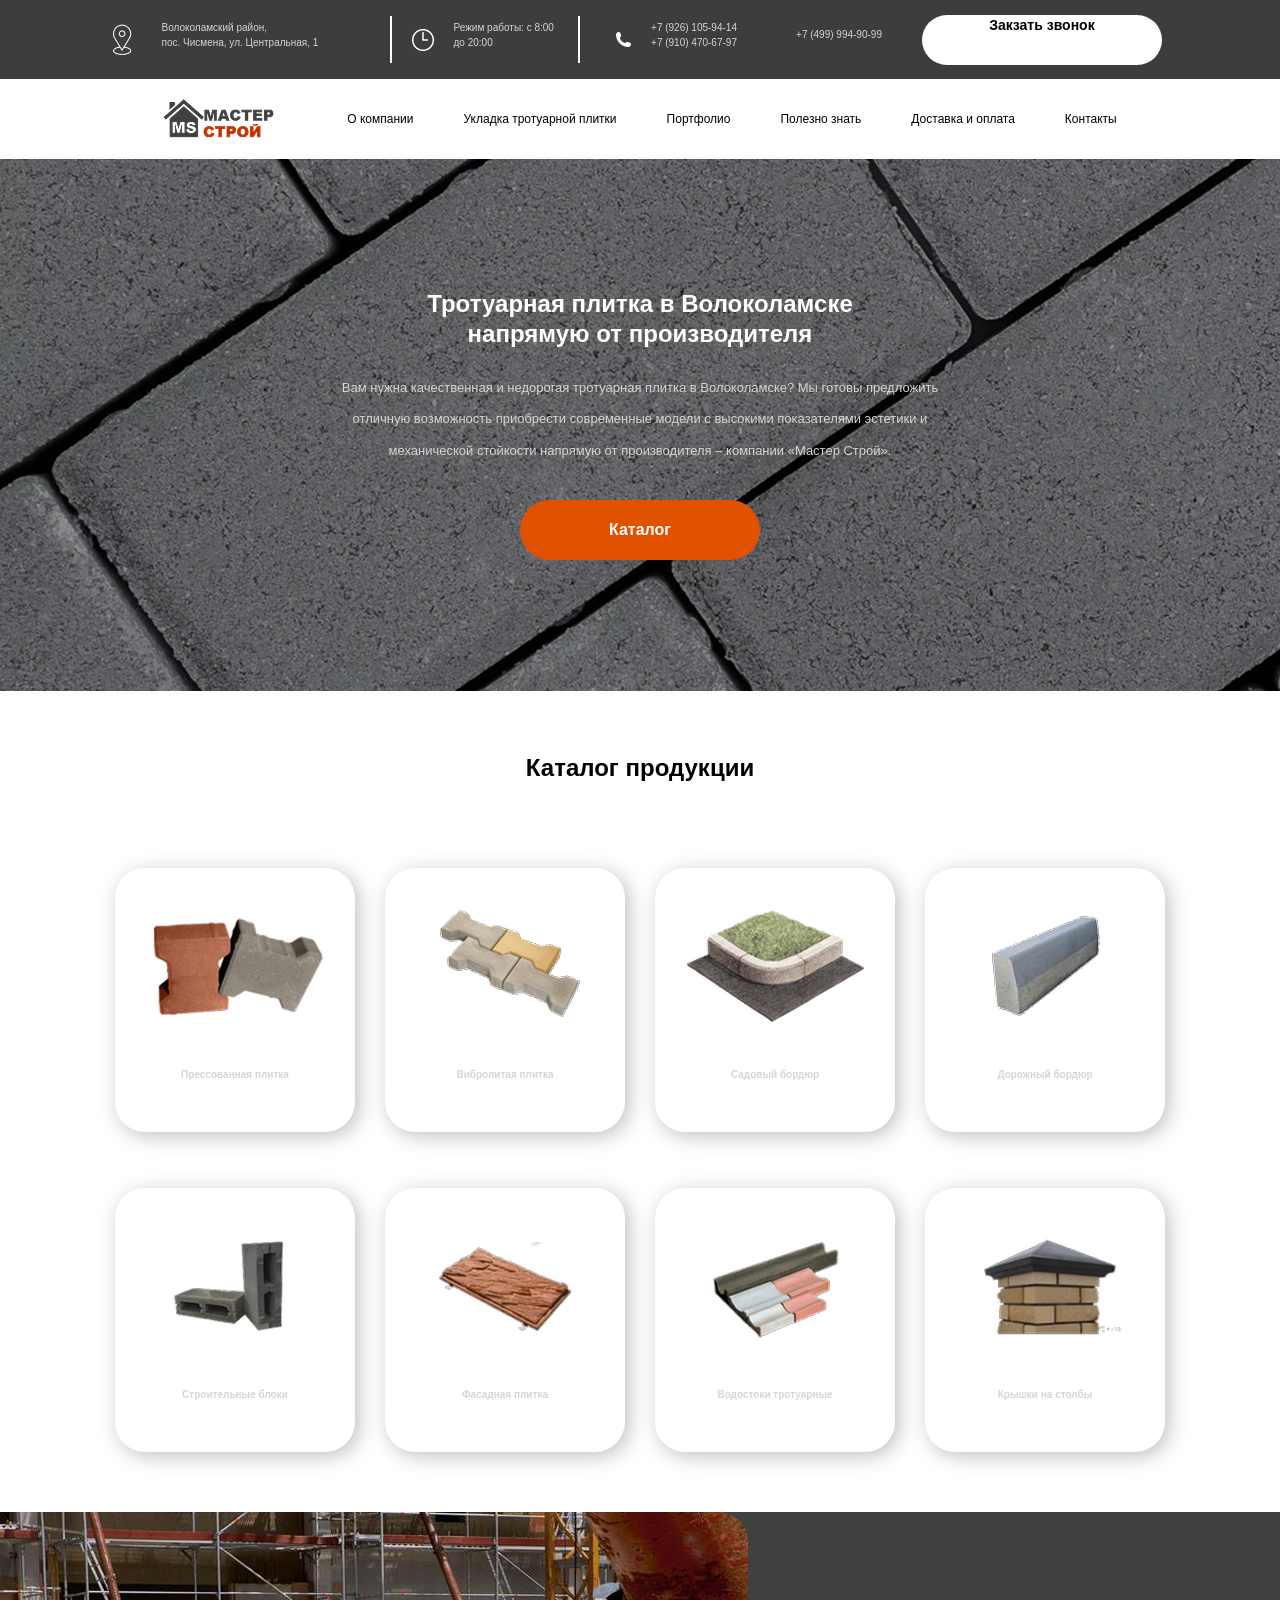
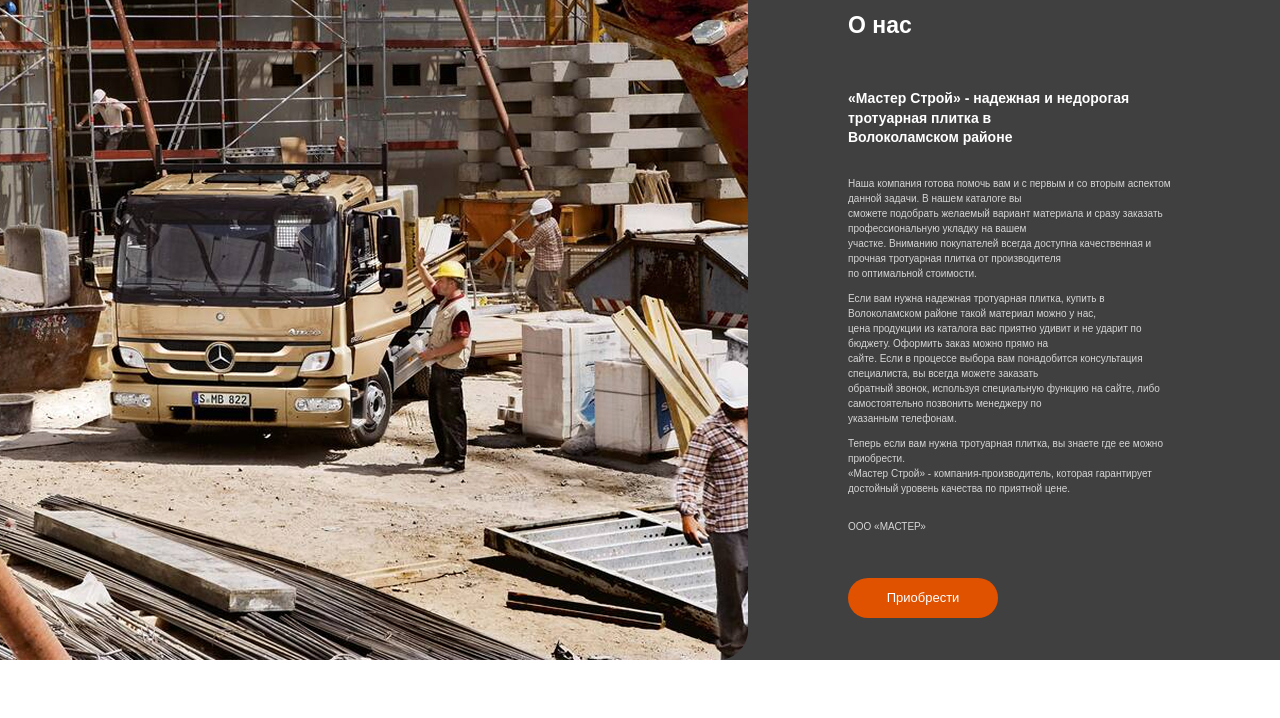
<file: OMGEXAM/index.html>
<!doctype html>
<html lang="en">
  <head>
    <meta charset="UTF-8" />
    <meta name="viewport" content="width=device-width, initial-scale=1.0" />
    <title>Exam</title>
    <link rel="stylesheet" href="style.css" />
  </head>

  <body>
    <nav class="navbar">
      <div class="location">
        <img
          src="imgs/3586361-location-map-navigation-pointer_107948 1.png"
          alt=""
          class="location_png"
        />
        <p class="район">
          Волоколамский район,
          <br />
          пос. Чисмена, ул. Центральная, 1
        </p>
      </div>

      <div class="border"></div>

      <div class="time">
        <img src="imgs/clock_icon-icons.com_64800 1.png" alt="" />
        <p class="Режим">Режим работы: с 8:00 до 20:00</p>
      </div>

      <div class="border"></div>

      <div class="number">
        <img
          src="imgs/phone-call-auricular-symbol-in-black_icon-icons.com_56483 1.png"
          alt=""
        />
        <p class="phone">
          +7 (926) 105-94-14
          <br />
          +7 (910) 470-67-97
        </p>
      </div>

      <div class="order">
        <p>+7 (499) 994-90-99</p>
        <button class="btn">
          <h3>Закзать звонок</h3>
        </button>
      </div>
    </nav>

    <div class="Master_build">
      <img src="imgs/Rectangle 2.png" alt="" class="Master" />

      <ul class="items">
        <li class="item">О компании</li>
        <li class="item">Укладка тротуарной плитки</li>
        <li class="item">Портфолио</li>
        <li class="item">Полезно знать</li>
        <li class="item">Доставка и оплата</li>
        <li class="item">Контакты</li>
      </ul>
    </div>

    <section class="title_section">
      <div class="title_item">
        <div class="text_div">
          <h1>Тротуарная плитка в Волоколамске</h1>
          <h1>напрямую от производителя</h1>
        </div>

        <div class="text_div">
          <p class="item_text">
            Вам нужна качественная и недорогая тротуарная плитка в Волоколамске?
            Мы готовы предложить
          </p>

          <p class="item_text">
            отличную возможность приобрести современные модели с высокими
            показателями эстетики и
          </p>

          <p class="item_text">
            механической стойкости напрямую от производителя – компании «Мастер
            Строй».
          </p>
        </div>

        <button class="title_btn">Каталог</button>
      </div>
    </section>

    <section class="section1">
      <h3 class="what_to_buy">Каталог продукции</h3>
      <div class="buy">
        <div class="buy_item">
          <img src="imgs/Rectangle 20.png" alt="" />
          <p>Прессованная плитка</p>
        </div>

        <div class="buy_item">
          <img src="imgs/Rectangle 21.png" alt="" />
          <p>Вибролитая плитка</p>
        </div>

        <div class="buy_item">
          <img src="imgs/Rectangle 22.png" alt="" />
          <p>Садовый бордюр</p>
        </div>

        <div class="buy_item">
          <img src="imgs/Rectangle 23.png" alt="" />
          <p>Дорожный бордюр</p>
        </div>
      </div>
      <div class="buy">
        <div class="buy_item">
          <img src="imgs/Rectangle 28.png" alt="" />
          <p>Строительные блоки</p>
        </div>
        <div class="buy_item">
          <img src="imgs/Rectangle 29.png" alt="" />
          <p>Фасадная плитка</p>
        </div>

        <div class="buy_item">
          <img src="imgs/Rectangle 30.png" alt="" />
          <p>Водостоки тротуарные</p>
        </div>

        <div class="buy_item">
          <img src="imgs/Rectangle 31.png" alt="" />
          <p>Крышки на столбы</p>
        </div>
      </div>
    </section>
    <section class="left_right">
      <div class="left"><img src="imgs/Rectangle 45.png" alt="" class="img" /></div>
      <div class="right">
        <div class="about">
    <h2>О нас</h2>

    <h3>
        «Мастер Строй» - надежная и недорогая тротуарная плитка в
        <br>
        Волоколамском районе
    </h3>

    <p>
        Наша компания готова помочь вам и с первым и со вторым аспектом данной задачи. В нашем каталоге вы 
        <br>
         сможете подобрать желаемый вариант материала и сразу заказать профессиональную укладку на вашем
         <br>
         участке. Вниманию покупателей всегда доступна качественная и прочная тротуарная плитка от производителя 
         <br>
        по оптимальной стоимости.
    </p>

    <p>
      Если вам нужна надежная тротуарная плитка, купить  в Волоколамском районе такой материал можно у нас,
      <br>
      цена продукции из каталога вас приятно удивит и не ударит по бюджету. Оформить заказ можно прямо на 
      <br>
      сайте. Если в процессе выбора вам понадобится консультация специалиста, вы всегда можете заказать
      <br>
      обратный звонок, используя специальную функцию на сайте, либо самостоятельно позвонить менеджеру по
      <br>
      указанным телефонам.
    </p>

    <p>
        Теперь если вам нужна тротуарная плитка, вы знаете где ее можно приобрести.
        <br>
        «Мастер Строй» - компания-производитель, которая гарантирует достойный уровень качества по приятной цене.
    </p>

    <span>ООО «МАСТЕР»</span>
    <button class="get">Приобрести</button>
</div>

    </section>
    <section class="">

    </section>
  </body>
</html>
</file>
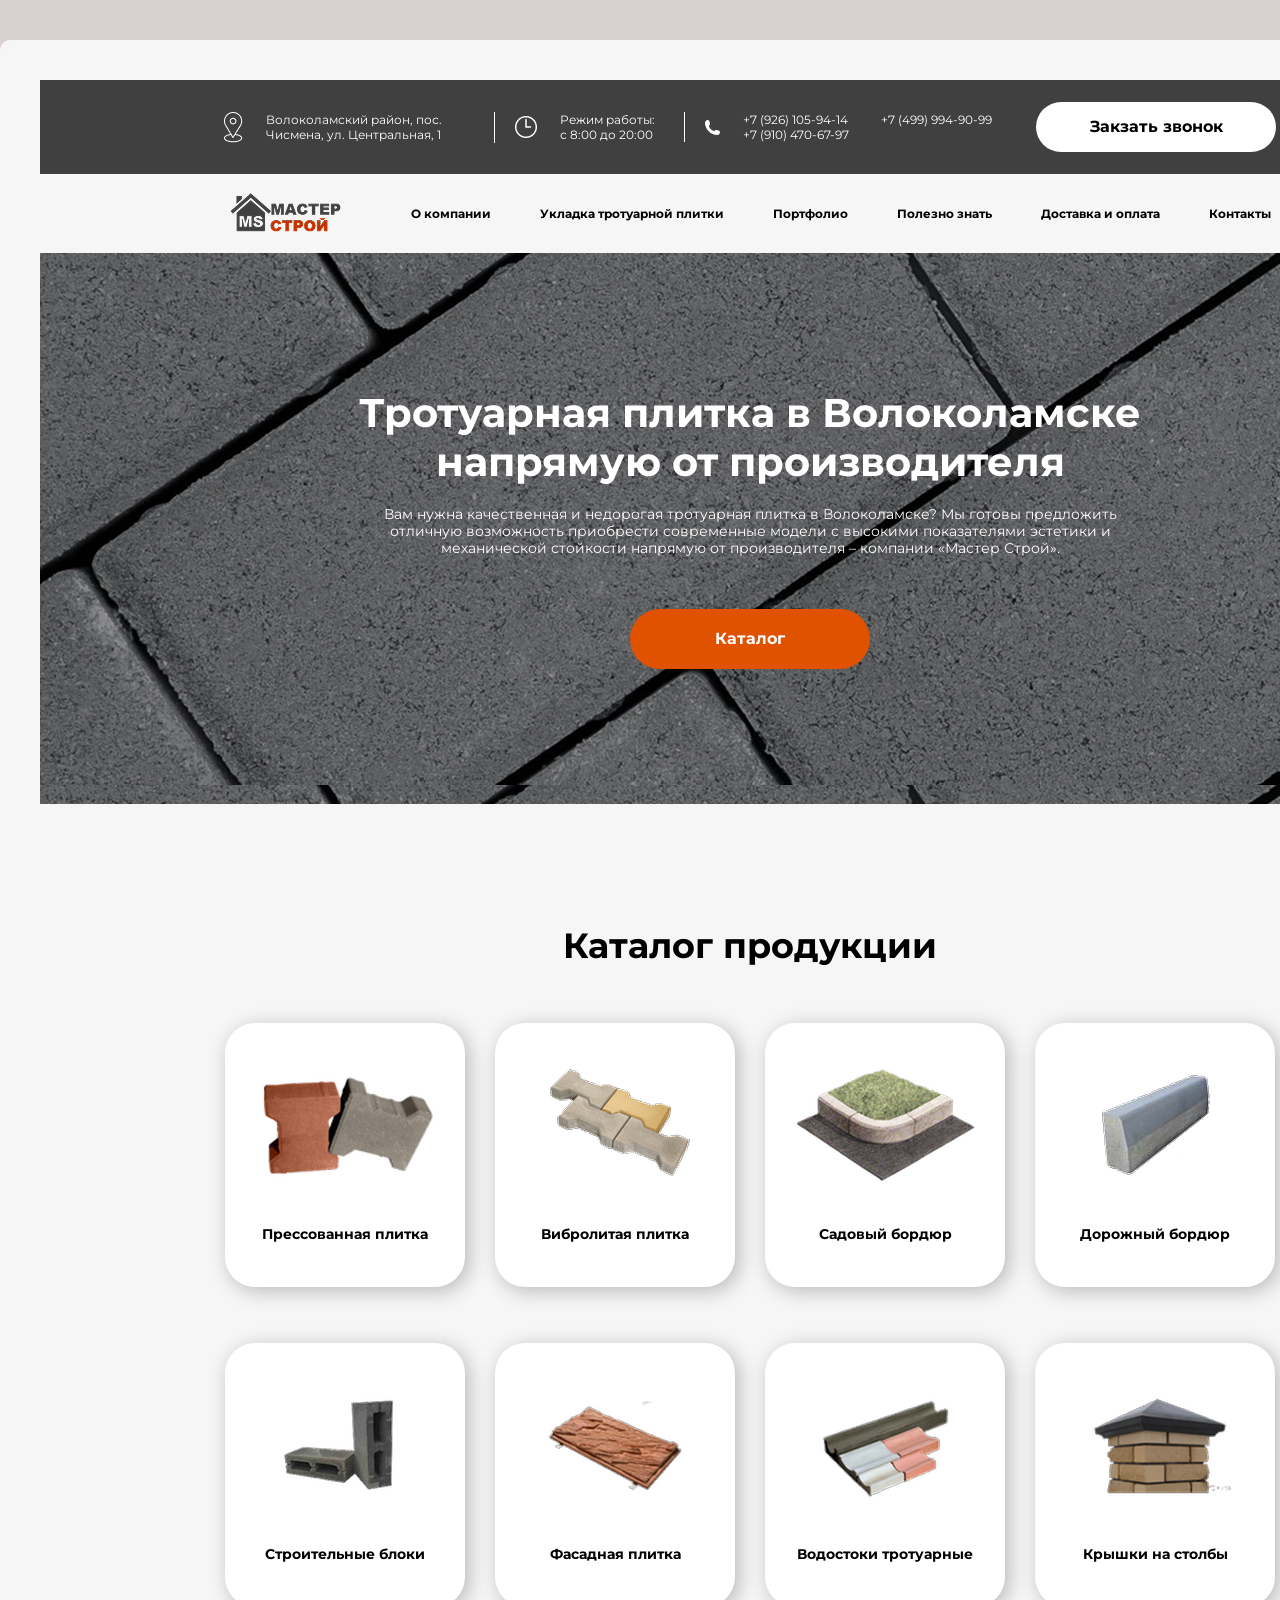
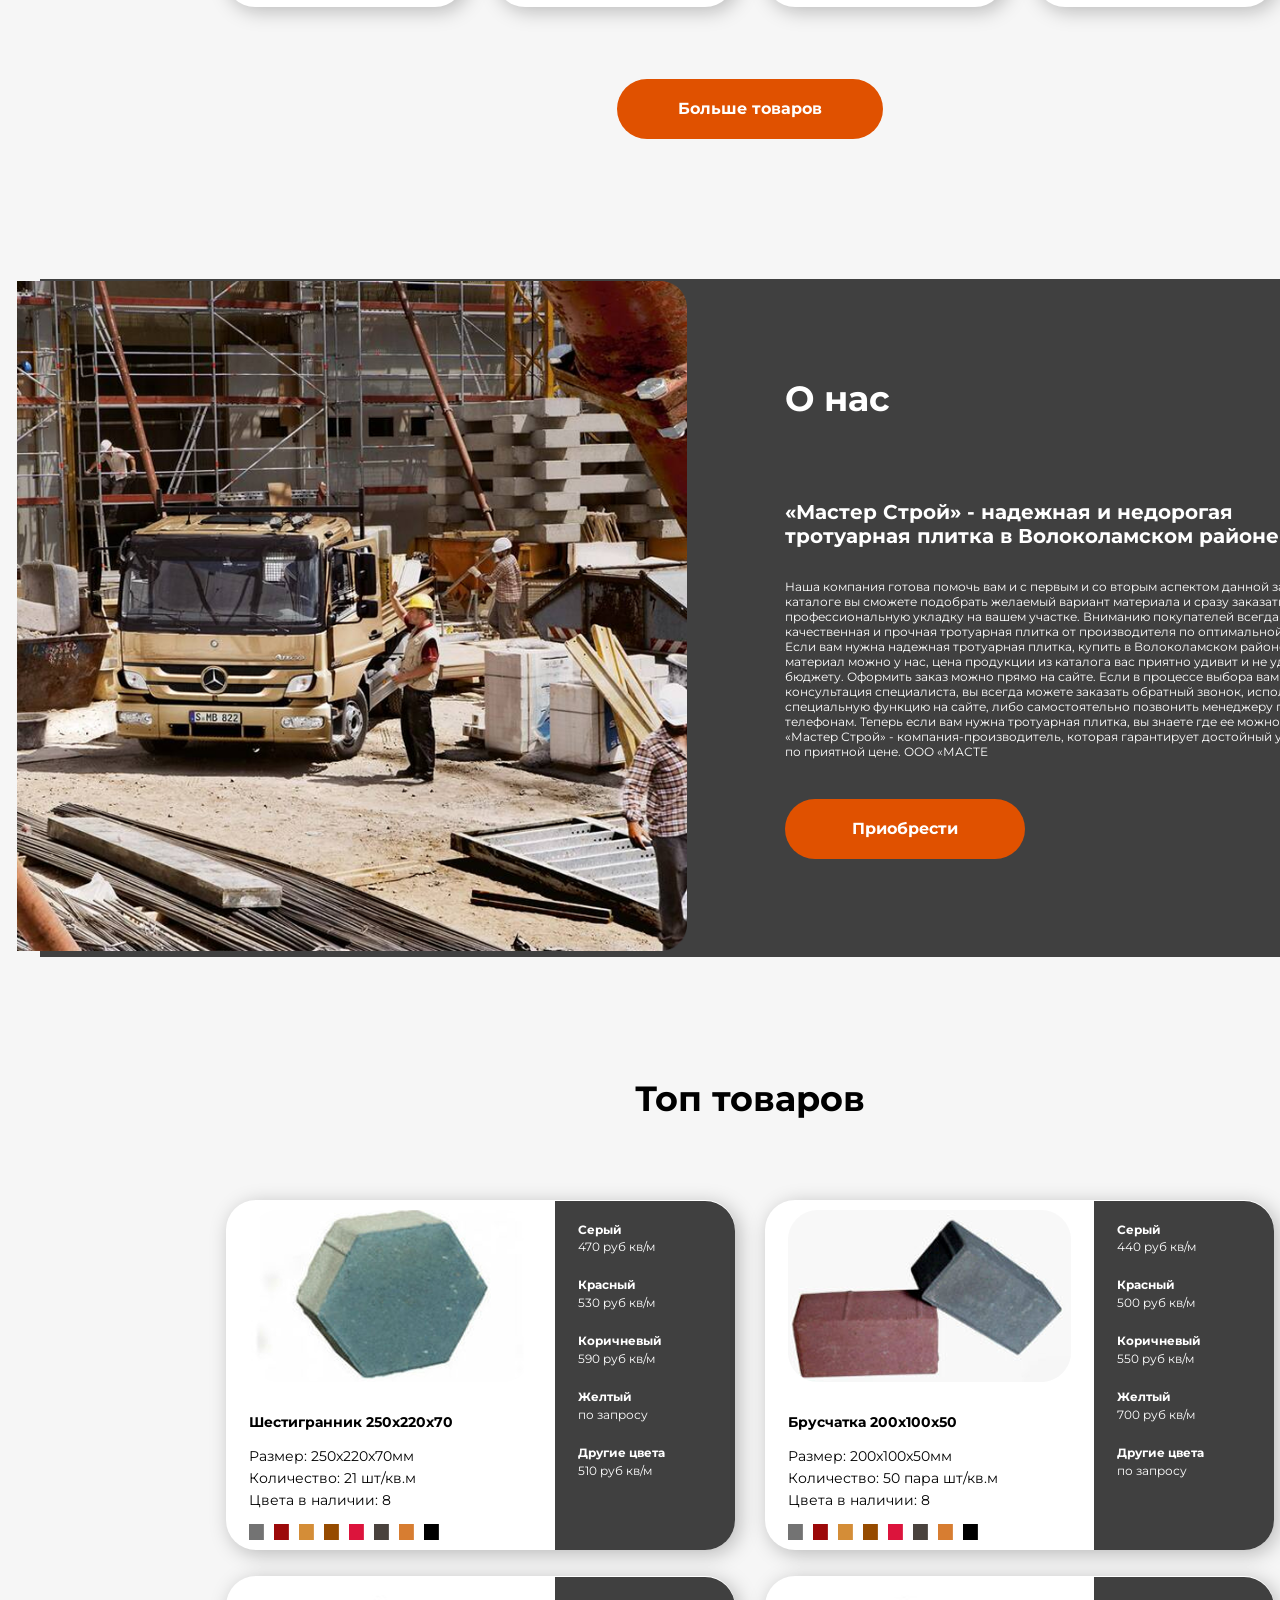
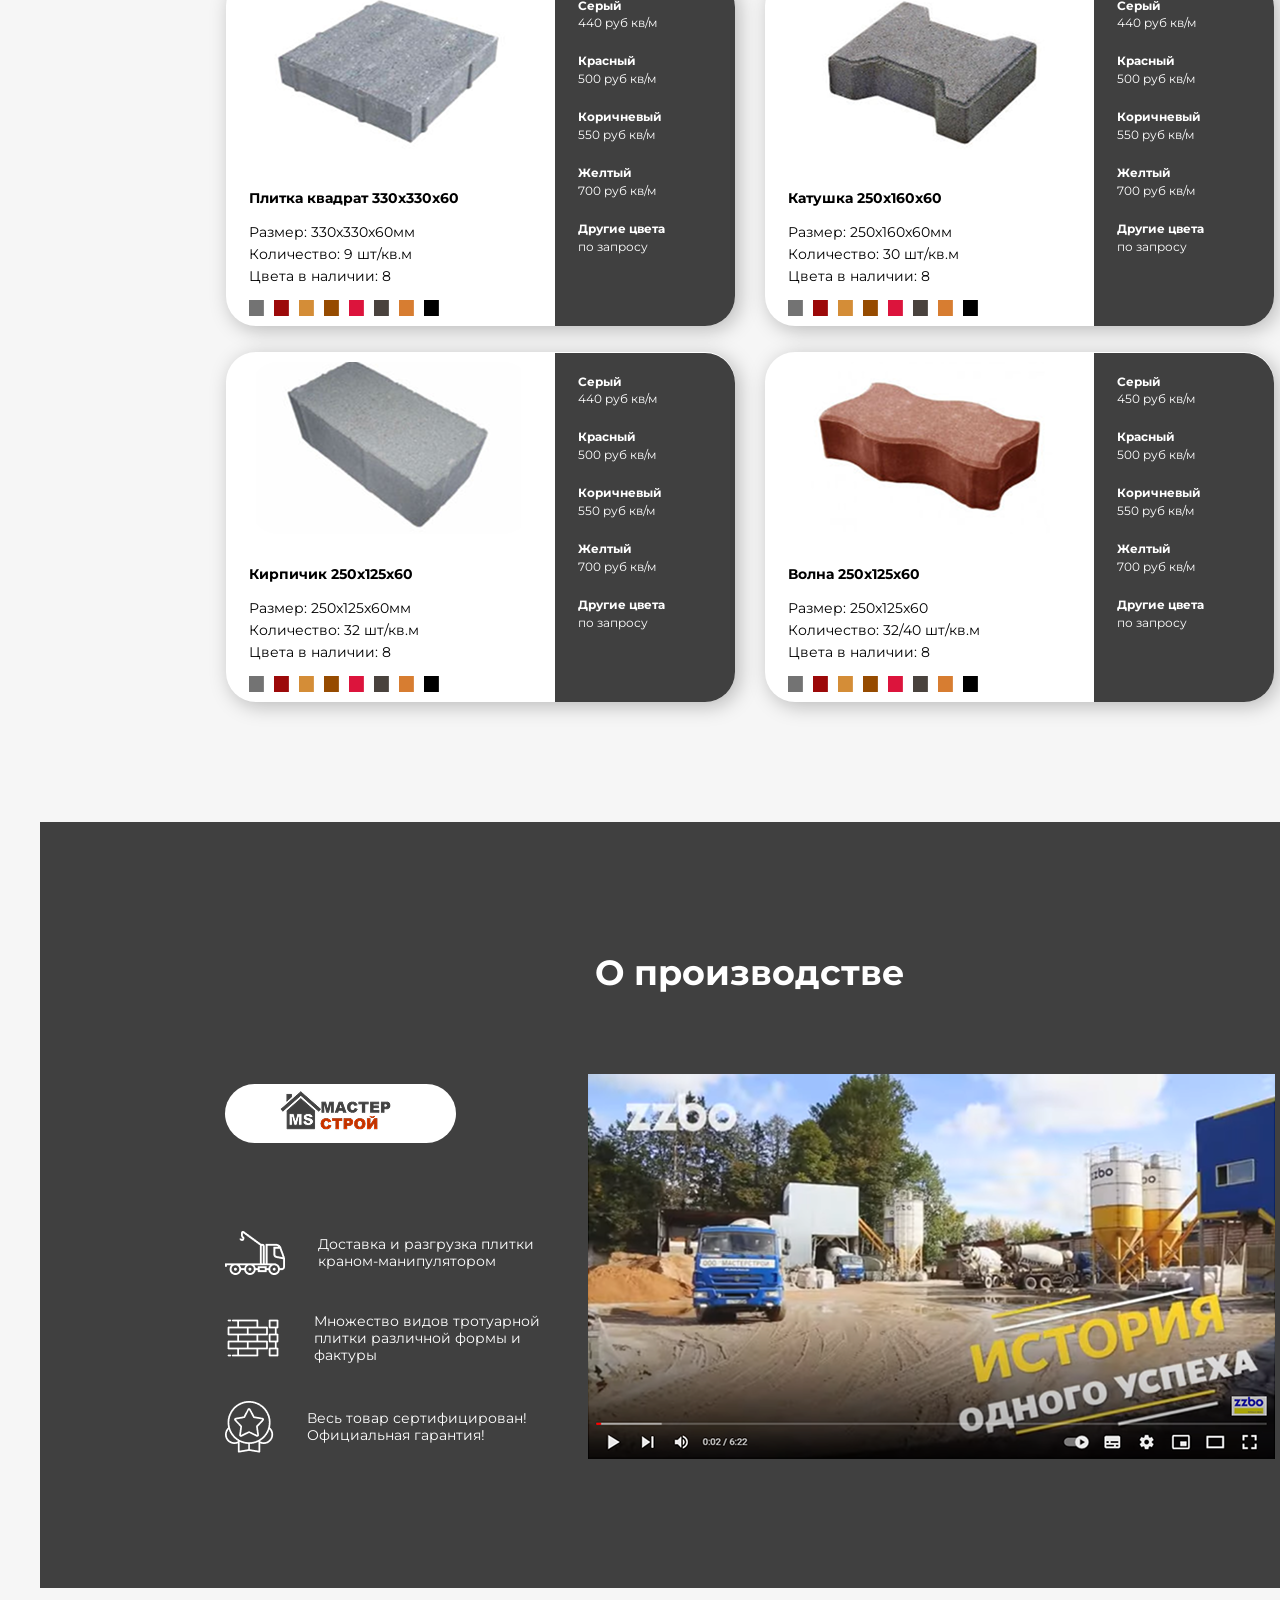
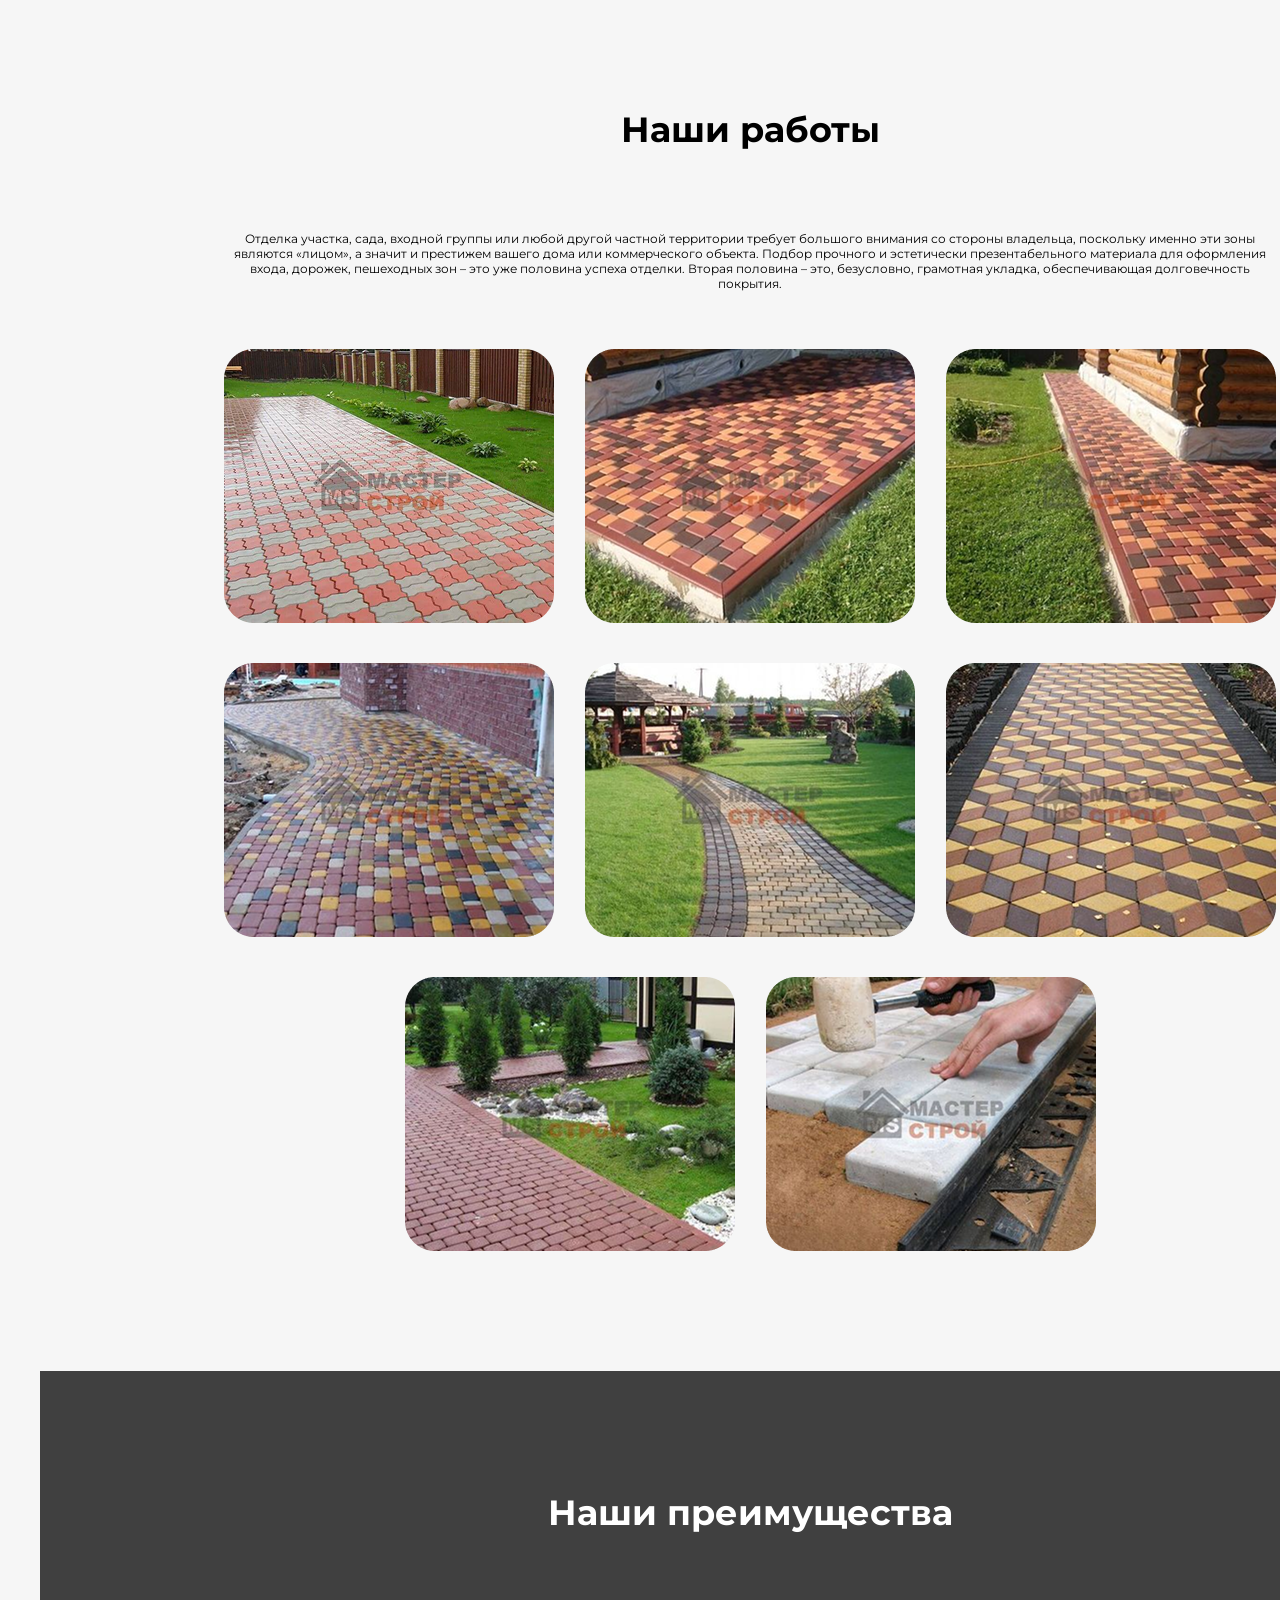
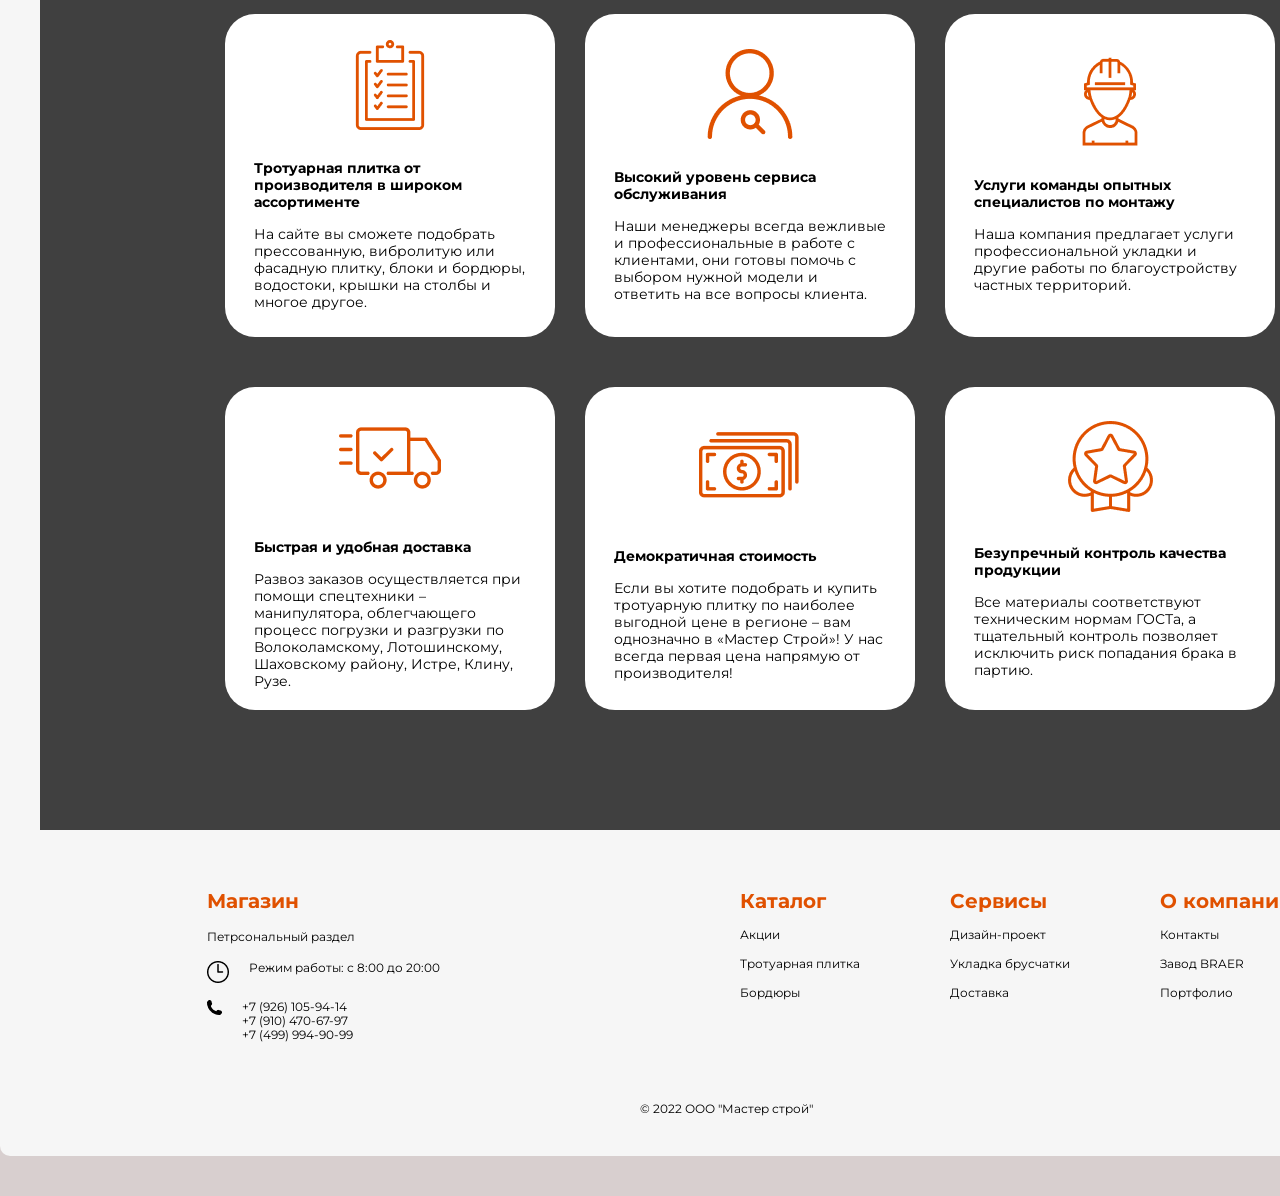
<file: imtixon/imtixon.html>
<!doctype html>
<html lang="en">
  <head>
    <meta charset="UTF-8" />
    <meta name="viewport" content="width=device-width, initial-scale=1.0" />
    <title>Document</title>
    <link rel="stylesheet" href="imtixon.css" />
  </head>
  <body>
    <div class="wrapper">
      <div class="navbar">
        <div class="navbar_div">
          <img src="./imtixon_img/location.png" alt="" />
          <p class="navbar_text">
            Волоколамский район, пос. Чисмена, ул. Центральная, 1
          </p>
        </div>
        <div class="navbar_div">
          <img src="./imtixon_img/clock.png" alt="" />
          <p class="navbar_text2">Режим работы: с 8:00 до 20:00</p>
        </div>
        <div class="navbar_div2">
          <img src="./imtixon_img/phone.png" alt="" />
          <p class="navbar_text3">+7 (926) 105-94-14 +7 (910) 470-67-97</p>
        </div>
        <p class="navbar_text4">+7 (499) 994-90-99</p>
        <button class="navbar_btn">Закзать звонок</button>
      </div>
      <div class="intro">
        <img src="./imtixon_img/logo.png" alt="" class="logo" />
        <a href="" class="intro_link">О компании</a>
        <a href="" class="intro_link">Укладка тротуарной плитки</a>
        <a href="" class="intro_link">Портфолио</a>
        <a href="" class="intro_link">Полезно знать</a>
        <a href="" class="intro_link">Доставка и оплата</a>
        <a href="" class="intro_link">Контакты</a>
      </div>
      <div class="header">
        <h1 class="header_title">
          Тротуарная плитка в Волоколамске напрямую от производителя
        </h1>
        <p class="header_text">
          Вам нужна качественная и недорогая тротуарная плитка в Волоколамске?
          Мы готовы предложить отличную возможность приобрести современные
          модели с высокими показателями эстетики и механической стойкости
          напрямую от производителя – компании «Мастер Строй».
        </p>
        <button class="header_btn">Каталог</button>
      </div>
      <div class="material">
        <h1 class="material_title">Каталог продукции</h1>
        <div class="material_top">
          <div class="material_div">
            <img src="./imtixon_img/material_img.png" alt="" />
            <p class="material_text">Прессованная плитка</p>
          </div>
          <div class="material_div">
            <img src="./imtixon_img/material_img2.png" alt="" />
            <p class="material_text">Вибролитая плитка</p>
          </div>
          <div class="material_div">
            <img src="./imtixon_img/material_img3.png" alt="" />
            <p class="material_text">Садовый бордюр</p>
          </div>
          <div class="material_div">
            <img src="./imtixon_img/material_img4.png" alt="" />
            <p class="material_text">Дорожный бордюр</p>
          </div>
        </div>
        <div class="material_top">
          <div class="material_div">
            <img src="./imtixon_img/material_img5.png" alt="" />
            <p class="material_text">Строительные блоки</p>
          </div>
          <div class="material_div">
            <img src="./imtixon_img/material_img6.png" alt="" />
            <p class="material_text">Фасадная плитка</p>
          </div>
          <div class="material_div">
            <img src="./imtixon_img/material_img7.png" alt="" />
            <p class="material_text">Водостоки тротуарные</p>
          </div>
          <div class="material_div">
            <img src="./imtixon_img/material_img8.png" alt="" />
            <p class="material_text">Крышки на столбы</p>
          </div>
        </div>
        <button class="material_btn">Больше товаров</button>
      </div>
      <div class="kamaz">
        <div class="kamaz_left">
          <img src="./imtixon_img/kamaz.png" alt="" class="kamaz_img" />
        </div>
        <div class="kamaz_right">
          <h1 class="kamaz_title">О нас</h1>
          <h3 class="kamaz_title2">
            «Мастер Строй» - надежная и недорогая тротуарная плитка в
            Волоколамском районе
          </h3>
          <p class="kamaz_text">
            Наша компания готова помочь вам и с первым и со вторым аспектом
            данной задачи. В нашем каталоге вы сможете подобрать желаемый
            вариант материала и сразу заказать профессиональную укладку на вашем
            участке. Вниманию покупателей всегда доступна качественная и прочная
            тротуарная плитка от производителя по оптимальной стоимости. Если
            вам нужна надежная тротуарная плитка, купить в Волоколамском районе
            такой материал можно у нас, цена продукции из каталога вас приятно
            удивит и не ударит по бюджету. Оформить заказ можно прямо на сайте.
            Если в процессе выбора вам понадобится консультация специалиста, вы
            всегда можете заказать обратный звонок, используя специальную
            функцию на сайте, либо самостоятельно позвонить менеджеру по
            указанным телефонам. Теперь если вам нужна тротуарная плитка, вы
            знаете где ее можно приобрести. «Мастер Строй» -
            компания-производитель, которая гарантирует достойный уровень
            качества по приятной цене. ООО «МАСТЕ
          </p>
          <button class="kamaz_btn">Приобрести</button>
        </div>
      </div>
      <h1 class="tovar_maintitle">Топ товаров</h1>
      <div class="tovar">
        <div class="tovar_left">
          <div class="tovar_div">
            <div class="tovar_info">
              <img src="./imtixon_img/top_tovar1.png" alt="" />
              <b class="tovar_title">Шестигранник 250x220x70</b>
              <p class="tovar_text">Размер: 250x220x70мм</p>
              <p class="tovar_text">Количество: 21 шт/кв.м</p>
              <p class="tovar_text">Цвета в наличии: 8</p>
              <div class="tovar_colors">
                <img src="./imtixon_img/gray.png" alt="" />
                <img src="./imtixon_img/red.png" alt="" />
                <img src="./imtixon_img/yellow.png" alt="" />
                <img src="./imtixon_img/brown.png" alt="" />
                <img src="./imtixon_img/red2.png" alt="" />
                <img src="./imtixon_img/black.png" alt="" />
                <img src="./imtixon_img/yellow2.png" alt="" />
                <img src="./imtixon_img/black2.png" alt="" />
              </div>
            </div>
            <div class="tovar_fact">
              <div class="fact_div">
                <p class="fact_title">Серый</p>
                <p class="fact_text">470 руб кв/м</p>
              </div>
              <div class="fact_div">
                <p class="fact_title">Красный</p>
                <p class="fact_text">530 руб кв/м</p>
              </div>
              <div class="fact_div">
                <p class="fact_title">Коричневый</p>
                <p class="fact_text">590 руб кв/м</p>
              </div>
              <div class="fact_div">
                <p class="fact_title">Желтый</p>
                <p class="fact_text">по запросу</p>
              </div>
              <div class="fact_div">
                <p class="fact_title">Другие цвета</p>
                <p class="fact_text">510 руб кв/м</p>
              </div>
            </div>
          </div>
          <div class="tovar_div">
            <div class="tovar_info">
              <img src="./imtixon_img/top_tovar2.png" alt="" />
              <b class="tovar_title">Плитка квадрат 330x330x60</b>
              <p class="tovar_text">Размер: 330x330x60мм</p>
              <p class="tovar_text">Количество: 9 шт/кв.м</p>
              <p class="tovar_text">Цвета в наличии: 8</p>
              <div class="tovar_colors">
                <img src="./imtixon_img/gray.png" alt="" />
                <img src="./imtixon_img/red.png" alt="" />
                <img src="./imtixon_img/yellow.png" alt="" />
                <img src="./imtixon_img/brown.png" alt="" />
                <img src="./imtixon_img/red2.png" alt="" />
                <img src="./imtixon_img/black.png" alt="" />
                <img src="./imtixon_img/yellow2.png" alt="" />
                <img src="./imtixon_img/black2.png" alt="" />
              </div>
            </div>
            <div class="tovar_fact">
              <div class="fact_div">
                <p class="fact_title">Серый</p>
                <p class="fact_text">440 руб кв/м</p>
              </div>
              <div class="fact_div">
                <p class="fact_title">Красный</p>
                <p class="fact_text">500 руб кв/м</p>
              </div>
              <div class="fact_div">
                <p class="fact_title">Коричневый</p>
                <p class="fact_text">550 руб кв/м</p>
              </div>
              <div class="fact_div">
                <p class="fact_title">Желтый</p>
                <p class="fact_text">700 руб кв/м</p>
              </div>
              <div class="fact_div">
                <p class="fact_title">Другие цвета</p>
                <p class="fact_text">по запросу</p>
              </div>
            </div>
          </div>
          <div class="tovar_div">
            <div class="tovar_info">
              <img src="./imtixon_img/top_tovar3.png" alt="" />
              <b class="tovar_title">Кирпичик 250x125x60</b>
              <p class="tovar_text">Размер: 250x125x60мм</p>
              <p class="tovar_text">Количество: 32 шт/кв.м</p>
              <p class="tovar_text">Цвета в наличии: 8</p>
              <div class="tovar_colors">
                <img src="./imtixon_img/gray.png" alt="" />
                <img src="./imtixon_img/red.png" alt="" />
                <img src="./imtixon_img/yellow.png" alt="" />
                <img src="./imtixon_img/brown.png" alt="" />
                <img src="./imtixon_img/red2.png" alt="" />
                <img src="./imtixon_img/black.png" alt="" />
                <img src="./imtixon_img/yellow2.png" alt="" />
                <img src="./imtixon_img/black2.png" alt="" />
              </div>
            </div>
            <div class="tovar_fact">
              <div class="fact_div">
                <p class="fact_title">Серый</p>
                <p class="fact_text">440 руб кв/м</p>
              </div>
              <div class="fact_div">
                <p class="fact_title">Красный</p>
                <p class="fact_text">500 руб кв/м</p>
              </div>
              <div class="fact_div">
                <p class="fact_title">Коричневый</p>
                <p class="fact_text">550 руб кв/м</p>
              </div>
              <div class="fact_div">
                <p class="fact_title">Желтый</p>
                <p class="fact_text">700 руб кв/м</p>
              </div>
              <div class="fact_div">
                <p class="fact_title">Другие цвета</p>
                <p class="fact_text">по запросу</p>
              </div>
            </div>
          </div>
        </div>
        <div class="tovar_left">
          <div class="tovar_div">
            <div class="tovar_info">
              <img src="./imtixon_img/top_tovar4.png" alt="" />
              <b class="tovar_title">Брусчатка 200x100x50</b>
              <p class="tovar_text">Размер: 200x100x50мм</p>
              <p class="tovar_text">Количество: 50 пара шт/кв.м</p>
              <p class="tovar_text">Цвета в наличии: 8</p>
              <div class="tovar_colors">
                <img src="./imtixon_img/gray.png" alt="" />
                <img src="./imtixon_img/red.png" alt="" />
                <img src="./imtixon_img/yellow.png" alt="" />
                <img src="./imtixon_img/brown.png" alt="" />
                <img src="./imtixon_img/red2.png" alt="" />
                <img src="./imtixon_img/black.png" alt="" />
                <img src="./imtixon_img/yellow2.png" alt="" />
                <img src="./imtixon_img/black2.png" alt="" />
              </div>
            </div>
            <div class="tovar_fact">
              <div class="fact_div">
                <p class="fact_title">Серый</p>
                <p class="fact_text">440 руб кв/м</p>
              </div>
              <div class="fact_div">
                <p class="fact_title">Красный</p>
                <p class="fact_text">500 руб кв/м</p>
              </div>
              <div class="fact_div">
                <p class="fact_title">Коричневый</p>
                <p class="fact_text">550 руб кв/м</p>
              </div>
              <div class="fact_div">
                <p class="fact_title">Желтый</p>
                <p class="fact_text">700 руб кв/м</p>
              </div>
              <div class="fact_div">
                <p class="fact_title">Другие цвета</p>
                <p class="fact_text">по запросу</p>
              </div>
            </div>
          </div>
          <div class="tovar_div">
            <div class="tovar_info">
              <img src="./imtixon_img/top_tovar5.png" alt="" />
              <b class="tovar_title">Катушка 250x160x60</b>
              <p class="tovar_text">Размер: 250x160x60мм</p>
              <p class="tovar_text">Количество: 30 шт/кв.м</p>
              <p class="tovar_text">Цвета в наличии: 8</p>
              <div class="tovar_colors">
                <img src="./imtixon_img/gray.png" alt="" />
                <img src="./imtixon_img/red.png" alt="" />
                <img src="./imtixon_img/yellow.png" alt="" />
                <img src="./imtixon_img/brown.png" alt="" />
                <img src="./imtixon_img/red2.png" alt="" />
                <img src="./imtixon_img/black.png" alt="" />
                <img src="./imtixon_img/yellow2.png" alt="" />
                <img src="./imtixon_img/black2.png" alt="" />
              </div>
            </div>
            <div class="tovar_fact">
              <div class="fact_div">
                <p class="fact_title">Серый</p>
                <p class="fact_text">440 руб кв/м</p>
              </div>
              <div class="fact_div">
                <p class="fact_title">Красный</p>
                <p class="fact_text">500 руб кв/м</p>
              </div>
              <div class="fact_div">
                <p class="fact_title">Коричневый</p>
                <p class="fact_text">550 руб кв/м</p>
              </div>
              <div class="fact_div">
                <p class="fact_title">Желтый</p>
                <p class="fact_text">700 руб кв/м</p>
              </div>
              <div class="fact_div">
                <p class="fact_title">Другие цвета</p>
                <p class="fact_text">по запросу</p>
              </div>
            </div>
          </div>
          <div class="tovar_div">
            <div class="tovar_info">
              <img src="./imtixon_img/top_tovar6.png" alt="" />
              <b class="tovar_title">Волна 250x125x60</b>
              <p class="tovar_text">Размер: 250x125x60</p>
              <p class="tovar_text">Количество: 32/40 шт/кв.м</p>
              <p class="tovar_text">Цвета в наличии: 8</p>
              <div class="tovar_colors">
                <img src="./imtixon_img/gray.png" alt="" />
                <img src="./imtixon_img/red.png" alt="" />
                <img src="./imtixon_img/yellow.png" alt="" />
                <img src="./imtixon_img/brown.png" alt="" />
                <img src="./imtixon_img/red2.png" alt="" />
                <img src="./imtixon_img/black.png" alt="" />
                <img src="./imtixon_img/yellow2.png" alt="" />
                <img src="./imtixon_img/black2.png" alt="" />
              </div>
            </div>
            <div class="tovar_fact">
              <div class="fact_div">
                <p class="fact_title">Серый</p>
                <p class="fact_text">450 руб кв/м</p>
              </div>
              <div class="fact_div">
                <p class="fact_title">Красный</p>
                <p class="fact_text">500 руб кв/м</p>
              </div>
              <div class="fact_div">
                <p class="fact_title">Коричневый</p>
                <p class="fact_text">550 руб кв/м</p>
              </div>
              <div class="fact_div">
                <p class="fact_title">Желтый</p>
                <p class="fact_text">700 руб кв/м</p>
              </div>
              <div class="fact_div">
                <p class="fact_title">Другие цвета</p>
                <p class="fact_text">по запросу</p>
              </div>
            </div>
          </div>
        </div>
      </div>
      <div class="video">
        <h1 class="video_title">О производстве</h1>
        <div class="video2">
          <div class="video_left">
            <div class="video_div1">
              <img src="./imtixon_img/logo.png" alt="" />
            </div>
            <div class="video_div2">
              <img src="./imtixon_img/kamaz_icon.png" alt="" />
              <p class="video_text">
                Доставка и разгрузка плитки краном-манипулятором
              </p>
            </div>
            <div class="video_div2">
              <img src="./imtixon_img/devor.png" alt="" />
              <p class="video_text">
                Множество видов тротуарной плитки различной формы и фактуры
              </p>
            </div>
            <div class="video_div2">
              <img src="./imtixon_img/medal.png" alt="" />
              <p class="video_text">
                Весь товар сертифицирован! Официальная гарантия!
              </p>
            </div>
          </div>
          <div class="video_right">
            <img src="./imtixon_img/video.png" alt="" />
          </div>
        </div>
      </div>
      <div class="rabota">
        <h1 class="rabota_title">Наши работы</h1>
        <p class="rabota_text">
          Отделка участка, сада, входной группы или любой другой частной
          территории требует большого внимания со стороны владельца, поскольку
          именно эти зоны являются «лицом», а значит и престижем вашего дома или
          коммерческого объекта. Подбор прочного и эстетически презентабельного
          материала для оформления входа, дорожек, пешеходных зон – это уже
          половина успеха отделки. Вторая половина – это, безусловно, грамотная
          укладка, обеспечивающая долговечность покрытия.
        </p>
        <div class="rabota_div">
          <img src="./imtixon_img/rabota_img1.png" alt="" />
          <img src="./imtixon_img/rabota_img2.png" alt="" />
          <img src="./imtixon_img/rabota_img3.png" alt="" />
        </div>
        <div class="rabota_div">
          <img src="./imtixon_img/rabota_img4.png" alt="" />
          <img src="./imtixon_img/rabota_img5.png" alt="" />
          <img src="./imtixon_img/rabota_img6.png" alt="" />
        </div>
        <div class="rabota_div">
          <img src="./imtixon_img/rabota_img7.png" alt="" />
          <img src="./imtixon_img/rabota_img8.png" alt="" />
        </div>
      </div>
      <div class="sovrin">
        <h1 class="sovrin_maintitle">Наши преимущества</h1>
        <div class="sovrin_line">
          <div class="sovrin_div">
            <img src="./imtixon_img/sovrin_img1.png" alt="" />
            <p class="sovrin_title">
              Тротуарная плитка от производителя в широком ассортименте
            </p>
            <p class="sovrin_text">
              На сайте вы сможете подобрать прессованную, вибролитую или
              фасадную плитку, блоки и бордюры, водостоки, крышки на столбы и
              многое другое.
            </p>
          </div>
          <div class="sovrin_div">
            <img src="./imtixon_img/sovrin_img2.png" alt="" />
            <p class="sovrin_title">Высокий уровень сервиса обслуживания</p>
            <p class="sovrin_text">
              Наши менеджеры всегда вежливые и профессиональные в работе с
              клиентами, они готовы помочь с выбором нужной модели и ответить на
              все вопросы клиента.
            </p>
          </div>
          <div class="sovrin_div">
            <img src="./imtixon_img/sovrin_img3.png" alt="" />
            <p class="sovrin_title">
              Услуги команды опытных специалистов по монтажу
            </p>
            <p class="sovrin_text">
              Наша компания предлагает услуги профессиональной укладки и другие
              работы по благоустройству частных территорий.
            </p>
          </div>
        </div>
        <div class="sovrin_line">
          <div class="sovrin_div">
            <img src="./imtixon_img/sovrin_img4.png" alt="" />
            <p class="sovrin_title">Быстрая и удобная доставка</p>
            <p class="sovrin_text">
              Развоз заказов осуществляется при помощи спецтехники –
              манипулятора, облегчающего процесс погрузки и разгрузки по
              Волоколамскому, Лотошинскому, Шаховскому району, Истре, Клину,
              Рузе.
            </p>
          </div>
          <div class="sovrin_div">
            <img src="./imtixon_img/sovrin_img5.png" alt="" />
            <p class="sovrin_title">Демократичная стоимость</p>
            <p class="sovrin_text">
              Если вы хотите подобрать и купить тротуарную плитку по наиболее
              выгодной цене в регионе – вам однозначно в «Мастер Строй»! У нас
              всегда первая цена напрямую от производителя!
            </p>
          </div>
          <div class="sovrin_div">
            <img src="./imtixon_img/sovrin_img6.png" alt="" />
            <p class="sovrin_title">Безупречный контроль качества продукции</p>
            <p class="sovrin_text">
              Все материалы соответствуют техническим нормам ГОСТа, а тщательный
              контроль позволяет исключить риск попадания брака в партию.
            </p>
          </div>
        </div>
      </div>
      <div class="footer">
        <div class="footer_div">
          <p class="footer_title">Магазин</p>
          <p class="footer_text">Петрсональный раздел</p>
          <div class="footer_div2">
            <img src="./imtixon_img/clock2.png" alt="">
            <p class="footer_text">Режим работы: с 8:00 до 20:00</p>
          </div>
          <div class="footer_div2">
            <img src="./imtixon_img/call.png" alt="">
            <div class="div2_right">
              <p class="footer_text">+7 (926) 105-94-14</p>
              <p class="footer_text">+7 (910) 470-67-97</p>
              <p class="footer_text">+7 (499) 994-90-99</p>
            </div>
          </div>
        </div>
        <div class="footer_div3">
          <p class="footer_title">Каталог</p>
          <p class="footer_text">Акции</p>
          <p class="footer_text">Тротуарная плитка</p>
          <p class="footer_text">Бордюры</p>
        </div>
        <div class="footer_div3">
          <p class="footer_title">Сервисы</p>
          <p class="footer_text">Дизайн-проект</p>
          <p class="footer_text">Укладка брусчатки</p>
          <p class="footer_text">Доставка</p>
        </div>
        <div class="footer_div3">
          <p class="footer_title">О компании</p>
          <p class="footer_text">Контакты</p>
          <p class="footer_text">Завод BRAER</p>
          <p class="footer_text">Портфолио</p>
        </div>
      </div>
      <p class="srog">© 2022 ООО "Мастер строй"</p>
    </div>
  </body>
</html>
</file>
<file: exam2/style.css>
* {
  padding: 0;
  margin: 0;
  font-family: sans-serif;
}
li {
  list-style: none;
}
a {
  text-decoration: none;
}
.wraper{
    width: 1600px;
    margin: auto;
}
.navbar_top{
    display: flex;
    justify-content: center;
    align-items: center;
    background-color: #404040;
    height: 160px;
    gap: 25px;
    width: 1600px;
}
.navbar_top_phone{
display: flex;
align-items: center;
justify-content: center;
gap: 20px;
margin-right: 28px;
}
.navbar_top_text{
font-family: 'Montserrat';
font-style: normal;
font-weight: 400;
font-size: 12px;
line-height: 15px;
color: #FFFFFF;
}
.navbar_top_btn{
    width: 240px;
    height: 50px;
    border: 0px;
    color: black;
    background-color: #FFFFFF;
    border-radius: 30px;
    margin-left: 40px;
}
.navbar_bottom{
    margin-top: 32px;
    display: flex;
    align-items: center;
    justify-content: center;
    gap: 67px;
}
.navbar_list{
    display: flex;
    align-items: center;
    justify-content: center;
    gap: 49px;
}
.navbar_link{
font-family: 'Montserrat';
font-style: normal;
font-weight: 700;
font-size: 12px;
line-height: 15px;
color: #000000;
flex: none;
order: 1;
flex-grow: 0;
}
.intro{
    margin: auto;
    margin-top: 32px;
    width: 1600px;
    height: 532px;
    background-image: url(img/backgraund_intro.png);
    background-repeat: no-repeat;
    background-size: cover;
    display: flex;
    flex-direction: column;
    align-items: center;
}
.intro_title{
font-family: 'Montserrat';
margin-top: 135px;
font-style: normal;
font-weight: 700;
font-size: 40px;
line-height: 49px;
text-align: center;
color: #FFFFFF;
}
.intro_text{
font-family: 'Montserrat';
margin-top: 20px;
font-style: normal;
font-weight: 400;
font-size: 14px;
line-height: 17px;
text-align: center;
color: #FFFFFF;
}
.intro_btn{
background-color: #E05100;
font-style: normal;
font-weight: 700;
font-size: 16px;
line-height: 20px;
text-align: center;
color: #FFFFFF;
border: 0px;
width: 240px;
height: 60px;
margin-top: 32px;
border-radius: 35px;
}
.cards{
    display: flex;
    flex-direction: column;
    align-items: center;
    margin-top: 120px;
}
.cards_top{
    display: flex;
    align-items: center;
    justify-content: center;
    gap: 30px;
    margin-top: 56px;
}
.card{
    width: 240px;
    height: 264px;
    border-radius: 30px;
    display: flex;
    flex-direction: column;
    align-items: center;
    justify-content: center;
}
.cards_text{
font-family: 'Montserrat';
margin-top: 44px;
font-style: normal;
font-weight: 700;
font-size: 14px;
line-height: 17px;
text-align: center;
color: #000000;
}
.cards_bottom{
     display: flex;
    align-items: center;
    justify-content: center;
    gap: 30px;
    margin-top: 62px;
}
.cards_title{
font-family: 'Montserrat';
font-style: normal;
font-weight: 700;
font-size: 35px;
line-height: 43px;
text-align: center;
color: #000000;
}
.cards_btn{
    width: 266px;
    height: 60px;
    background-color: #E05100;
font-style: normal;
font-weight: 700;
font-size: 16px;
line-height: 20px;
text-align: center;
color: #FFFFFF;
border: 0px;
border-radius: 35px;
margin-top: 72px;
}
.about{
    background-color: #404040;
    width: 1600px;
    height: 748px;
    margin-top: 140px;
    display: flex;
    align-items: center;
    justify-content: space-between;
    gap: 68px;
}
.about_title{
  font-family: 'Montserrat';
font-style: normal;
font-weight: 700;
font-size: 35px;
line-height: 43px;
text-align: start;
color: #FFFFFF;
}
.about_text{
font-family: 'Montserrat';
font-style: normal;
font-weight: 700;
font-size: 20px;
line-height: 24px;
color: #FFFFFF;
margin-top: 80px;
}
.about_text2{
font-family: 'Montserrat';
font-style: normal;
font-weight: 400;
font-size: 12px;
line-height: 15px;
color: #FFFFFF;
margin-top: 20px;
}
.about_btn{
margin-top: 40px;
border: 0px;
border-radius: 30px;
width: 240px;
height: 60px;
font-style: normal;
font-weight: 700;
font-size: 16px;
line-height: 20px;
color: #FFFFFF;
background-color: #E05100;
}
.about_right{
    margin-right: 150px ;
}
.products{
    margin-top: 120px;
}
.products_card{
    display: flex;
    align-items: center;
    justify-content: start;
    border-radius: 30px;
    width: 510px;
    margin-top: 27px;
}
.products_title{
font-family: 'Montserrat';
margin-top: 27px;
font-style: normal;
font-weight: 700;
font-size: 14px;
line-height: 17px;
color: #000000;
}
.products_text{
font-family: 'Montserrat';
display: flex;
flex-direction: column;
gap: 5px;
font-style: normal;
font-weight: 400;
font-size: 14px;
line-height: 17px;
color: #000000;
margin-top: 12px;
}
.products_img_color{
display: flex;
align-items: center;
justify-content: start;
gap: 10px;
margin-top: 10px;
}
.import{
font-style: normal;
font-weight: 700;
font-size: 12px;
line-height: 149.4%;
color: #FFFFFF !important;
text-align:start;
font-family: 'Montserrat' !important;
}
.products_right_text{
font-family: 'Montserrat';
margin-left: 30px;
font-style: normal;
font-weight: 400;
font-size: 12px;
line-height: 18px;
color: #FFFFFF;
margin-top: 20px;
}
.products_card_right{
width: 180px;
height: 360px;
background: #404040;
position: relative;
border-top-right-radius: 30px;
border-bottom-right-radius: 30px;
}
.products_card_left{
    width: 330px;
    height: 360px;
    margin-left: 50px;
    background-color: white;
}
.products_right_img{
    position: absolute;
    right: 0;
    bottom: 0;
}
.products_cards{
    display: flex;
    align-items: center;
    justify-content: center;
    gap: 30px;
}
.img_product{
    margin-top: 20px;
}
.products_title1{
font-family: 'Montserrat';
font-style: normal;
font-weight: 700;
font-size: 35px;
line-height: 43px;
text-align: center;
color: #000000;
}
.products_cards{
    margin-top: 80px;
}
.info{
    margin-top: 150px;
    background-color: #404040;
    width: 1600px;
    height: 766px;
    display: flex;
    flex-direction: column;
}
.info_title{
font-family: 'Montserrat';
font-style: normal;
font-weight: 700;
font-size: 35px;
line-height: 43px;
text-align: center;
color: #FFFFFF;
margin-top: 120px !important;
}
.info_bottom{
    display: flex;
    align-items: center;
    justify-content: center;
    gap: 32px;
    margin-top: 90px;
}
.info_logo{
    background-color: #FFFFFF;
    border-radius: 30px;
    width: 231px;
    height: 74px;
    display: flex;
    align-items: center;
    justify-content: center;
}
.info_text_img1{
    font-family: 'Montserrat';
    display: flex;
    justify-content: center;
    align-items: center;
    gap: 30px;
    margin-top: 65px;
}
.info_text_img{
    font-family: 'Montserrat';
    display: flex;
    justify-content: center;
    align-items: center;
    gap: 30px;
    margin-top: 37px;
}
.info_text{
font-style: normal;
font-weight: 400;
font-size: 14px;
line-height: 17px;
color: #FFFFFF;
}
.image{
    margin-top: 120px;
    display: flex;
    flex-direction: column;
}
.image_title{
font-family: 'Montserrat';
font-style: normal;
font-weight: 700;
font-size: 35px;
line-height: 43px;
text-align: center;
color: #000000;
}
.image_text{
font-family: 'Montserrat';
font-style: normal;
font-weight: 400;
font-size: 12px;
line-height: 15px;
text-align: center;
color: #000000;
margin-top: 80px;
}
.image_top{
    display: flex;
    align-items: center;
    justify-content: center;
    gap: 31px;
    margin-top: 78px;
}
.image_midle{
    display: flex;
    align-items: center;
    justify-content: center;
    gap: 31px;
    margin-top: 40px;
}
.image_bottom{
    display: flex;
    align-items: center;
    justify-content: center;
    gap: 31px;
    margin-top: 40px;
}
.pre_footer{
    margin-top: 123px;
    width: 1600px;
    height: 1059px;
    background-color: #404040;
    display: flex;
    flex-direction: column;
}
.pre_footer_top{
    display: flex;
    align-items: center;
    justify-content: center;
    gap: 30px;
    margin-top: 80px;
}
.pre_footer_cards{
    display: flex;
    justify-content: center;
    align-items: center;
    flex-direction: column;
    width: 330px;
    height: 343px;
    background-color: #FFFFFF;
    border-radius: 25px;
}
.pre_footer_title2{
    font-family: 'Montserrat';
margin-top: 30px;
font-style: normal;
font-weight: 700;
font-size: 14px;
line-height: 17px;
color: #000000;
}
.pre_footer_text{
font-family: 'Montserrat';
font-style: normal;
font-weight: 400;
font-size: 14px;
line-height: 17px;
color: #000000;
margin-top: 15px;
}
.pre_footer_title{
font-family: 'Montserrat';
margin-top: 120px;
font-style: normal;
font-weight: 700;
font-size: 35px;
line-height: 43px;
text-align: center;
color: #FFFFFF;
}
.pre_footer_bottom{
    display: flex;
    align-items: center;
    justify-content: center;
    gap: 30px;
    margin-top: 50px;
}
.footer_top{
    display: flex;
    justify-content: center;
    align-items: center;
    gap: 304px;
    margin-top: 60px;
}
.footer_right{
    display: flex;
    align-items: center;
    justify-content: center;
    gap: 86px;
}
.footer_list{
    display: flex;
    flex-direction: column;
    gap: 15px;
    margin-top: 20px;
}
.footer_link{
font-family: 'Roboto';
font-style: normal;
font-weight: 400;
font-size: 12px;
line-height: 14px;
color: #000000;
}
.footer_title{
font-family: 'Roboto';
font-style: normal;
font-weight: 700;
font-size: 20px;
line-height: 23px;
color: #E05100;
}
.footer_clock{
    display: flex;
    align-items: center;
    justify-content: center;
    gap: 20px;
    margin-top: 21px;
}
.footer_phone{
    display: flex;
    align-items: start;
    justify-content: start;
    gap: 20px;
    margin-top: 21px;
}
.footer_text{
font-family: 'Roboto';
margin-top: 20px;
font-style: normal;
font-weight: 400;
font-size: 12px;
line-height: 14px;
color: #000000;
}
.footer_text2{
font-family: 'Montserrat';   
font-style: normal;
font-weight: 400;
font-size: 12px;
line-height: 15px;
color: #000000;
}
.footer{
    display: flex;
    justify-content: center;
    align-items: center;
    flex-direction: column;
}
.footer_bottom_text{
font-style: normal;
font-weight: 400;
font-size: 12px;
line-height: 14px;
color: #000000;
margin-top: 40px;
font-family: 'Roboto';
}
</file>
<file: Imtihon/styles/fonts.css>
/* montserrat-regular - cyrillic */
@font-face {
  font-display: swap; /* Check https://developer.mozilla.org/en-US/docs/Web/CSS/@font-face/font-display for other options. */
  font-family: 'Montserrat';
  font-style: normal;
  font-weight: 400;
  src: url('../fonts/montserrat-v31-cyrillic-regular.woff2') format('woff2'); /* Chrome 36+, Opera 23+, Firefox 39+, Safari 12+, iOS 10+ */
}
/* montserrat-700 - cyrillic */
@font-face {
  font-display: swap; /* Check https://developer.mozilla.org/en-US/docs/Web/CSS/@font-face/font-display for other options. */
  font-family: 'Montserrat';
  font-style: normal;
  font-weight: 700;
  src: url('../fonts/montserrat-v31-cyrillic-700.woff2') format('woff2'); /* Chrome 36+, Opera 23+, Firefox 39+, Safari 12+, iOS 10+ */
}
</file>
<file: Imtihon/styles/style.css>
*{
    margin: 0;
    padding: 0;
}
li{
    list-style: none;
}
a{
    text-decoration: none;
}
.wrapper{
    width: 1600px;
}


/* LOCATION */


.location{
    display: flex;
    align-items: center;
    justify-content: space-around;
    background-color: #404040;
    width: 1600px;
    height: 79px;
    left: 0px;
    top: 0px;
}
.location__text{
    position: absolute;
    width: 208px;
    height: 30px;
    left: 325px;
    top: 27px;

    font-family: 'Montserrat';
    font-style: normal;
    font-weight: 400;
    font-size: 12px;
    line-height: 15px;

    color: #FFFFFF;
}
.location__img{
    position: absolute;
    width: 34;
    height: 34;
    top: 22px;
    left: 268px;
    angle: 0 deg;
    opacity: 1;
}
.location__hr{
    position: absolute;
    width: 0px;
    height: 45px;
    left: 553px;
    top: 17px;

    border: 1px solid #FFFFFF;
}
.clocks__img{
    position: absolute;
    width: 22;
    height: 22;
    top: 29px;
    left: 573px;
    angle: -180 deg;
    opacity: 1;
}
.location__schedule{
    position: absolute;
    width: 104px;
    height: 30px;
    left: 615px;
    top: 24px;

    font-family: 'Montserrat';
    font-style: normal;
    font-weight: 400;
    font-size: 12px;
    line-height: 15px;

    color: #FFFFFF;
}
.location__hr2{
    position: absolute;
    width: 0px;
    height: 45px;
    left: 739px;
    top: 17px;

    border: 1px solid #FFFFFF;
}
.phone__img{
    position: absolute;
    width: 15;
    height: 15;
    top: 33px;
    left: 759px;
    angle: 0 deg;
    opacity: 1;
}
.location__numbers{
    position: absolute;
    width: 109px;
    height: 30px;
    left: 794px;
    top: 27px;

    font-family: 'Montserrat';
    font-style: normal;
    font-weight: 400;
    font-size: 12px;
    line-height: 15px;

    color: #FFFFFF;
}
.location__number{
    position: absolute;
    width: 113px;
    height: 15px;
    left: 932px;
    top: 32px;

    font-family: 'Montserrat';
    font-style: normal;
    font-weight: 400;
    font-size: 12px;
    line-height: 15px;

    color: #FFFFFF;
}
.location__btn{
    position: absolute;
    width: 240px;
    height: 50px;
    left: 1085px;
    top: 15px;

    background: #FFFFFF;
    border-radius: 30px;
    border-style: none;

    font-family: Montserrat;
    font-weight: 700;
    font-style: Bold;
    font-size: 16px;
    leading-trim: NONE;
    line-height: 100%;
    letter-spacing: 0%;
}


/* NAVBAR */


.navbar{
    width: 1600px;
    height: 79px;
    top: 79px;
}
.navbar__list{
    display: flex;
    flex-direction: row;
    align-items: flex-start;
    padding: 0px;
    gap: 49px;

    position: absolute;
    width: 866px;
    height: 15px;
    left: 456px;
    top: 111px;


}
.navbar__item{
    font-family: 'Montserrat';
    font-style: normal;
    font-weight: 700;
    font-size: 12px;
    line-height: 15px;

    color: #000000;

    flex: none;
    order: 1;
    flex-grow: 0;
}
.navbar__link{
    color: #000000;
}
.navbar__img{
    width: 114;
    height: 55;
    position: absolute;
    top: 91px;
    left: 275px;
    angle: 0 deg;
    opacity: 1;

}


/* INTRO */


.intro{
    width: 1600px;
    height: 532px;
    top: 158px;
    background-image: url(../img/Image.png);
    display: flex;
    flex-direction: column;
    align-items: center;
}
.intro__title{
    position: absolute;
    width: 782px;
    height: 98px;
    left: 409px;
    top: 293px;

    font-family: 'Montserrat';
    font-style: normal;
    font-weight: 700;
    font-size: 40px;
    line-height: 49px;
    text-align: center;

    color: #FFFFFF;
}
.intro__text{
    position: absolute;
    width: 745px;
    height: 51px;
    left: 428px;
    top: 411px;

    font-family: 'Montserrat';
    font-style: normal;
    font-weight: 400;
    font-size: 14px;
    line-height: 17px;
    text-align: center;

    color: #FFFFFF;
}
.intro__btn{
    position: absolute;
    width: 240px;
    height: 60px;
    top: 494px;
    left: 680px;
    angle: 0 deg;
    opacity: 1;
    border-radius: 30px;

    font-family: 'Montserrat';
    font-style: normal;
    font-weight: 700;
    font-size: 16px;
    line-height: 20px;
    text-align: center;

    color: #FFFFFF;
    background-color: #E05100;
    border-style: none;
}


/* PRODUCTS */


.products{
    margin-top: 120px;
    display: flex;
    flex-direction: column;
    justify-content: center;
    align-items: center;
}

.products__title{
    margin: auto;
    width: 374px;
    height: 43px;
    left: 614px;
    top: 810px;

    font-family: 'Montserrat';
    font-style: normal;
    font-weight: 700;
    font-size: 35px;
    line-height: 43px;
    text-align: center;

    color: #000000;
}
.cards{
    margin-top: 56px;
    margin: 62px;
}
.cards__line{
    display: flex;
    flex-wrap: wrap;
    justify-content: space-around;
    align-items: center;
    gap: 30px;
}

.card{
    width: 240px;
    height: 264px;
    left: 276px;
    top: 909px;

    background: #FFFFFF;
    box-shadow: 4px 4px 20px rgba(0, 0, 0, 0.25);
    border-radius: 30px;

    display: flex;
    flex-wrap: wrap;
    flex-direction: column;
    align-items: center;
    justify-content: center;
    gap: 44px;
}
.cards__text{
    font-family: Montserrat;
    font-weight: 700;
    font-style: Bold;
    font-size: 14px;
    leading-trim: NONE;
    line-height: 100%;
    letter-spacing: 0%;
    text-align: center;
}
.products__btn{
    display: flex;
    justify-content: center;
    align-items: center;
    width: 266px;
    height: 60px;
    left: 681px;
    top: 1571px;

    background: #E05100;
    border-radius: 30px;
    border-style: none;
    margin-top: 72px;

    font-family: 'Montserrat';
    font-weight: 700;
    font-style: Bold;
    font-size: 16px;
    leading-trim: NONE;
    line-height: 100%;
    letter-spacing: 0%;
    text-align: center;
    color: white;

}





/* ABOUT US */


.about_us{
    margin-top: 120px;
    display: flex;
    justify-content: space-between;
    align-items: center;
    background-color: #404040;
}
.about_us__right{
    display: flex;
    flex-direction: column;
}
.about_us__main{
    width: 106px;
    height: 43px;
    left: 816px;
    top: 1871px;

    font-family: 'Montserrat';
    font-style: normal;
    font-weight: 700;
    font-size: 35px;
    line-height: 43px;
    text-align: center;

    color: #FFFFFF;
}
.about_us__title{
    width: 706px;
    height: 48px;
    left: 815px;
    top: 1994px;

    font-family: 'Montserrat';
    font-style: normal;
    font-weight: 700;
    font-size: 20px;
    line-height: 24px;

    color: #FFFFFF;
    margin-top: 80px;
}
.about_us__text{
    width: 705px;
    height: 248px;
    left: 816px;
    top: 2073px;

    font-family: 'Montserrat';
    font-style: normal;
    font-weight: 400;
    font-size: 12px;
    line-height: 15px;

    color: #FFFFFF;
    margin-top: 31px;
}
.about_us__btn{
    width: 240px;
    height: 60px;
    left: 816px;
    top: 2341px;

    background: #E05100;
    border-radius: 30px;

    left: 882px;
    top: 2361px;

    font-family: 'Montserrat';
    font-style: normal;
    font-weight: 700;
    font-size: 16px;
    line-height: 20px;

    color: #FFFFFF;
    border-style: none;
    margin-top: 40px;
}


/*TOP PRODUCTS*/

.topproducts{
    margin-top: 120px;
}
.topproducts__title{
    display: flex;
    justify-content: center;
    align-items: center;

    font-family: 'Montserrat';
    font-weight: 700;
    font-style: Bold;
    font-size: 35px;
    leading-trim: NONE;
    line-height: 100%;
    letter-spacing: 0%;
    text-align: center;

}
.topproducts__cards{
    display: flex;
    flex-wrap: wrap;
    justify-content: space-around;
}
.toproducts__left{
    width: 50%;
}
.topproducts__name{
    font-family: 'Montserrat';
    font-style: normal;
    font-weight: 700;
    font-size: 14px;
    line-height: 17px;

    color: #000000;
    margin-top: 27px;
}
.topproducts__info{
    font-family: 'Montserrat';
    font-weight: 400;
    font-style: Regular;
    font-size: 14px;
    leading-trim: NONE;
    line-height: 100%;
    letter-spacing: 0%;
    margin-top: 12px;

    display: flex;
    flex-direction: column;

}


/*О ПРОИЗВОДСТВЕ*/
</file>
<file: OMGEXAM/style.css>
* {
  margin: 0px;
  padding: 0px;
}
.navbar {
  width: 100%;
  height: 79px;
  display: flex;
  justify-content: center;
  align-items: center;
  background-color: rgb(62, 61, 61);
}
.район {
  width: 208px;
  height: 30px;
}
.location {
  width: 265px;
  height: 35px;
  display: flex;
  justify-content: center;
  align-items: center;
  gap: 23px;
  color: white;
  font-family: sans-serif;
  font-size: small;
  font-weight: 200;
  padding-right: 20px;
}
.location_png {
  width: 34px;
  height: 34px;
}
.border {
  width: 0px;
  height: 45px;
  border: 1px solid white;
}
.time {
  width: 146px;
  height: 30px;
  display: flex;
  justify-content: center;
  align-items: center;
  gap: 20px;
  color: white;
  font-family: sans-serif;
  font-size: small;
  font-weight: 200;
  padding-left: 20px;
  padding-right: 20px;
}
.number {
  width: 154px;
  height: 30px;
  display: flex;
  justify-content: center;
  align-items: center;
  gap: 20px;
  color: white;
  font-family: sans-serif;
  font-size: small;
  font-weight: 100;
  padding-left: 20px;
  padding-right: 29px;
}
.phone {
  height: 30px;
}
.order {
  width: 393px;
  height: 50px;
  display: flex;
  justify-content: center;
  align-items: center;
  gap: 40px;
  color: #fff;
  font-family: sans-serif;
  font-size: small;
  font-weight: 100;
}
.btn {
  width: 240px;
  height: 50px;
  background: #ffffff;
  border-radius: 30px;
  border: 0px;
  font-family: sans-serif;
  font-weight: 900;
}
.Master_build {
  width: 100%;
  height: 80px;
  display: flex;
  justify-content: center;
  align-items: center;
  gap: 70px;
}
.items {
  display: flex;
  gap: 50px;
}
.item {
  text-decoration: none;
  list-style: none;
  color: black;
  font-weight: 501;
  font-size: 12px;
  font-family: sans-serif;
}
.Master {
  width: 114px;
  height: 55px;
}
.title_section {
  width: 100%;
  height: 532px;
  display: flex;
  flex-direction: column;
  justify-content: center;
  align-items: center;
  background: url(imgs/Rectangle\ 5.png);
}
.title_item {
  display: flex;
  justify-content: center;
  align-items: center;
  gap: 30px;
  flex-direction: column;
  color: #ffffff;
  font-family: sans-serif;
}
.item_text {
  font-size: small;
  font-weight: 300;
}
.text_div {
  display: flex;
  justify-content: center;
  align-items: center;
  flex-direction: column;
  gap: 2px;
}
.title_btn {
  width: 240px;
  height: 60px;
  background: #e05100;
  border-radius: 30px;
  border: 0px;
  color: #ffffff;
  font-size: medium;
  font-weight: 600;
}
.section1 {
  width: 100%;
  height: 821px;
  display: flex;
  flex-direction: column;
  justify-content: center;
  align-items: center;
  gap: 56px;

}
.what_to_buy {
  display: flex;
  font-family: sans-serif;
  font-size: x-large;
  font-weight: 900;
}
.buy {
  width: 1050px;
  height: 264px;
  display: flex;
  gap: 30px;
}
.buy_item {
  width: 240px;
  height: 264px;
  display: flex;
  align-items: center;
  justify-content: center;
  flex-direction: column;
  gap: 44px;
  font-family: sans-serif;
  font-weight: 600;
  font-size: small;
  background: #ffffff;
  box-shadow: 4px 4px 20px rgba(0, 0, 0, 0.25);
  border-radius: 30px;
}

.left_right{
    width: 100%;
    height: 748px;
    display: flex;
    justify-content: space-between;
    background-color: #404040;
     color: #fff;
}
.img{
    width: 748px;
    height: 748px;
}
 h2 {
    font-size: 23px;
    margin-bottom: 50px;
    font-family: sans-serif;
 }
.about{
    display: flex;
    flex-direction: column;
    margin-left: 0px;
    font-size: 23px;
    text-align: left;
    padding: 100px;
    font-family: sans-serif;
}
h3{
      font-size: 14px;
    line-height: 1.4;
    margin-bottom: 28px;  
}
    

p{
    font-size: 10px;
    line-height: 1.5;
    color: #d5d5d5;
    margin-bottom: 10px;
}

span {
    display: block;
    font-size: 10px;
    margin-top: 15px;
    color: #d5d5d5;
}
.get{
width: 150px;
height: 40px;
background: #E05100;
border-radius: 30px;
border: 0px;
font-family: sans-serif;
font-size: small;
 color: #ffffff;
margin-top: 46px;
}
</file>
<file: imtixon/imtixon.css>
/* montserrat-regular - cyrillic_latin */
@font-face {
  font-display: swap; /* Check https://developer.mozilla.org/en-US/docs/Web/CSS/@font-face/font-display for other options. */
  font-family: "Montserrat";
  font-style: normal;
  font-weight: 400;
  src: url("./fonts/montserrat-v31-cyrillic_latin-regular\ \(1\).woff2")
    format("woff2"); /* Chrome 36+, Opera 23+, Firefox 39+, Safari 12+, iOS 10+ */
}
/* montserrat-500 - cyrillic_latin */
@font-face {
  font-display: swap; /* Check https://developer.mozilla.org/en-US/docs/Web/CSS/@font-face/font-display for other options. */
  font-family: "Montserrat";
  font-style: normal;
  font-weight: 500;
  src: url("./fonts/montserrat-v31-cyrillic_latin-500\ \(1\).woff2")
    format("woff2"); /* Chrome 36+, Opera 23+, Firefox 39+, Safari 12+, iOS 10+ */
}
/* montserrat-600 - cyrillic_latin */
@font-face {
  font-display: swap; /* Check https://developer.mozilla.org/en-US/docs/Web/CSS/@font-face/font-display for other options. */
  font-family: "Montserrat";
  font-style: normal;
  font-weight: 600;
  src: url("./fonts/montserrat-v31-cyrillic_latin-600\ \(1\).woff2")
    format("woff2"); /* Chrome 36+, Opera 23+, Firefox 39+, Safari 12+, iOS 10+ */
}
/* montserrat-700 - cyrillic_latin */
@font-face {
  font-display: swap; /* Check https://developer.mozilla.org/en-US/docs/Web/CSS/@font-face/font-display for other options. */
  font-family: "Montserrat";
  font-style: normal;
  font-weight: 700;
  src: url("./fonts/montserrat-v31-cyrillic_latin-700\ \(1\).woff2")
    format("woff2"); /* Chrome 36+, Opera 23+, Firefox 39+, Safari 12+, iOS 10+ */
}
/* montserrat-800 - cyrillic_latin */
@font-face {
  font-display: swap; /* Check https://developer.mozilla.org/en-US/docs/Web/CSS/@font-face/font-display for other options. */
  font-family: "Montserrat";
  font-style: normal;
  font-weight: 800;
  src: url("./fonts/montserrat-v31-cyrillic_latin-800\ \(1\).woff2")
    format("woff2"); /* Chrome 36+, Opera 23+, Firefox 39+, Safari 12+, iOS 10+ */
}
/* montserrat-900 - cyrillic_latin */
@font-face {
  font-display: swap; /* Check https://developer.mozilla.org/en-US/docs/Web/CSS/@font-face/font-display for other options. */
  font-family: "Montserrat";
  font-style: normal;
  font-weight: 900;
  src: url("./fonts/montserrat-v31-cyrillic_latin-900\ \(1\).woff2")
    format("woff2"); /* Chrome 36+, Opera 23+, Firefox 39+, Safari 12+, iOS 10+ */
}

* {
  margin: 0;
  padding: 0;
  font-family: "Montserrat";
  box-sizing: border-box;
}
li {
  list-style: none;
}
a {
  text-decoration: none;
}
body {
  background-color: rgb(216, 207, 207);
}
.wrapper {
  width: 1500px;
  margin: 40px auto;
  background-color: #f6f6f6;
  padding: 40px 40px;
  border-radius: 10px;
}

.navbar {
  display: flex;
  align-items: center;
  justify-content: center;
  gap: 20px;
  background-color: #404040;
  padding: 22px 0px;
}

.navbar_div {
  display: flex;
  align-items: center;
  justify-content: center;
  gap: 23px;
  padding-right: 20px;
  border-right: 1px solid white;
}

.navbar_text {
  width: 208px;
  height: 30px;
  font-family: "Montserrat";
  font-style: normal;
  font-weight: 400;
  font-size: 12px;
  line-height: 15px;
  color: #ffffff;
}

.navbar_text2 {
  width: 104px;
  height: 30px;
  font-family: "Montserrat";
  font-style: normal;
  font-weight: 400;
  font-size: 12px;
  line-height: 15px;
  color: #ffffff;
}

.navbar_text3 {
  width: 109px;
  height: 30px;
  font-family: "Montserrat";
  font-style: normal;
  font-weight: 400;
  font-size: 12px;
  line-height: 15px;
  color: #ffffff;
}
.navbar_text4 {
  width: 115px;
  height: 30px;
  font-family: "Montserrat";
  font-style: normal;
  font-weight: 400;
  font-size: 12px;
  line-height: 15px;
  color: #ffffff;
  margin-left: 9px;
  margin-right: 20px;
}

.navbar_div2 {
  display: flex;
  align-items: center;
  justify-content: center;
  gap: 23px;
}

.navbar_btn {
  width: 240px;
  height: 50px;
  background: #ffffff;
  border-radius: 30px;
  font-family: "Montserrat";
  font-style: normal;
  font-weight: 700;
  font-size: 16px;
  line-height: 20px;
  color: #000000;
  border: none;
}

.intro {
  display: flex;
  align-items: center;
  justify-content: center;
  gap: 49px;
  padding: 12px;
}

.intro_link {
  font-family: "Montserrat";
  font-style: normal;
  font-weight: 700;
  font-size: 12px;
  line-height: 15px;
  color: #000000;
  flex: none;
  order: 0;
  flex-grow: 0;
}

.logo {
  margin-right: 18px;
}

.header {
  display: flex;
  align-items: center;
  justify-content: center;
  flex-direction: column;
  gap: 20px;
  padding: 135px 0px;
  background-image: url(./imtixon_img/header_img.png);
}

.header_title {
  width: 782px;
  height: 98px;
  font-family: "Montserrat";
  font-style: normal;
  font-weight: 700;
  font-size: 40px;
  line-height: 49px;
  text-align: center;
  color: #ffffff;
}

.header_text {
  width: 745px;
  height: 51px;
  font-family: "Montserrat";
  font-style: normal;
  font-weight: 400;
  font-size: 14px;
  line-height: 17px;
  text-align: center;
  color: #ffffff;
}

.header_btn {
  width: 240px;
  height: 60px;
  background: #e05100;
  border-radius: 30px;
  font-family: "Montserrat";
  font-style: normal;
  font-weight: 700;
  font-size: 16px;
  line-height: 20px;
  text-align: center;
  color: #ffffff;
  border: none;
  margin-top: 32px;
}

.material {
  display: flex;
  align-items: center;
  justify-content: center;
  flex-direction: column;
  gap: 56px;
  margin-top: 120px;
}

.material_title {
  font-family: "Montserrat";
  font-style: normal;
  font-weight: 700;
  font-size: 35px;
  line-height: 43px;
  text-align: center;
  color: #000000;
}

.material_top {
  display: flex;
  align-items: center;
  justify-content: center;
  gap: 30px;
}

.material_div {
  width: 240px;
  height: 264px;
  background: #ffffff;
  box-shadow: 4px 4px 20px rgba(0, 0, 0, 0.25);
  border-radius: 30px;
  display: flex;
  align-items: center;
  justify-content: center;
  flex-direction: column;
  gap: 44px;
}

.material_text {
  font-family: "Montserrat";
  font-style: normal;
  font-weight: 700;
  font-size: 14px;
  line-height: 17px;
  text-align: center;
  color: #000000;
}

.material_btn {
  width: 266px;
  height: 60px;
  background: #e05100;
  border-radius: 30px;
  font-family: "Montserrat";
  font-style: normal;
  font-weight: 700;
  font-size: 16px;
  line-height: 20px;
  text-align: center;
  color: #ffffff;
  border: none;
  margin-top: 16px;
}

.kamaz {
  display: flex;
  align-items: center;
  justify-content: center;
  margin: auto;
  margin-top: 140px;
  background-color: #404040;
}

.kamaz_right {
  display: flex;
  align-items: start;
  justify-content: start;
  flex-direction: column;
  gap: 20px;
  padding-left: 68px;
  padding-right: 79px;
  padding-top: 120px;
  padding: 98px;
}

.kamaz_title {
  font-family: "Montserrat";
  font-style: normal;
  font-weight: 700;
  font-size: 35px;
  line-height: 43px;
  text-align: center;
  color: #ffffff;
}

.kamaz_title2 {
  width: 500px;
  height: 48px;
  font-family: "Montserrat";
  font-style: normal;
  font-weight: 700;
  font-size: 20px;
  line-height: 24px;
  color: #ffffff;
  margin-top: 60px;
}

.kamaz_text {
  width: 600px;
  font-family: "Montserrat";
  font-style: normal;
  font-weight: 400;
  font-size: 12px;
  line-height: 15px;
  color: #ffffff;
  margin-top: 11px;
}

.kamaz_btn {
  width: 240px;
  height: 60px;
  background: #e05100;
  border-radius: 30px;
  font-family: "Montserrat";
  font-style: normal;
  font-weight: 700;
  font-size: 16px;
  line-height: 20px;
  color: #ffffff;
  border: none;
  margin-top: 20px;
}

.kamaz_img {
  width: 670px;
}

.tovar {
  display: flex;
  align-items: center;
  justify-content: center;
  gap: 30px;
}

.tovar_left {
  display: flex;
  align-items: center;
  justify-content: center;
  flex-direction: column;
  gap: 26px;
}

.tovar_div {
  display: flex;
  align-items: center;
  justify-content: center;
  left: 0%;
  right: -54.55%;
  top: 0%;
  bottom: -2.65%;
  background: #ffffff;
  box-shadow: 4px 4px 20px rgba(0, 0, 0, 0.25);
  border-radius: 30px;
}

.tovar_info {
  display: flex;
  align-items: start;
  justify-content: start;
  flex-direction: column;
  gap: 5px;
  padding: 10px 23px;
}

.tovar_title {
  font-family: "Montserrat";
  font-style: normal;
  font-weight: 700;
  font-size: 14px;
  line-height: 17px;
  color: #000000;
  margin-bottom: 12px;
  margin-top: 27px;
}

.tovar_text {
  font-family: "Montserrat";
  font-style: normal;
  font-weight: 400;
  font-size: 14px;
  line-height: 17px;
  color: #000000;
}

.tovar_colors {
  display: flex;
  align-items: center;
  justify-content: center;
  gap: 10px;
  margin-top: 10px;
}

.tovar_fact {
  display: flex;
  align-items: start;
  justify-content: start;
  flex-direction: column;
  gap: 20px;
  width: 180px;
  height: 349px;
  background: #404040;
  border-radius: 0px 30px 30px 0px;
  padding: 20px 23px;
}

.fact_div {
  display: flex;
  align-items: start;
  justify-content: start;
  flex-direction: column;
}

.fact_title {
  font-family: "Montserrat";
  font-style: normal;
  font-weight: 700;
  font-size: 12px;
  line-height: 149.4%;
  color: #ffffff;
}

.fact_text {
  font-family: "Montserrat";
  font-style: normal;
  font-weight: 400;
  font-size: 12px;
  line-height: 18px;
  color: #ffffff;
}

.tovar_maintitle {
  font-family: "Montserrat";
  font-style: normal;
  font-weight: 700;
  font-size: 35px;
  line-height: 43px;
  text-align: center;
  color: #000000;
  margin-top: 120px;
  margin-bottom: 80px;
}

.video {
  width: 1420px;
  height: 766px;
  padding-top: 9px;
  background-color: #404040;
  margin-top: 120px;
}

.video_left {
  display: flex;
  align-items: start;
  justify-content: start;
  flex-direction: column;
  gap: 35px;
}

.video_div1 {
  width: 231px;
  height: 74;
  background-color: white;
  border-radius: 30px;
  padding: 0px 55px;
  margin-bottom: 53px;
}

.video_div2 {
  display: flex;
  align-items: center;
  justify-content: center;
  gap: 33px;
}

.video_text {
  width: 238px;
  font-family: "Montserrat";
  font-style: normal;
  font-weight: 400;
  font-size: 14px;
  line-height: 17px;
  color: #ffffff;
}

.video2 {
  display: flex;
  align-items: center;
  justify-content: center;
  gap: 32px;
}

.video_title {
  font-family: "Montserrat";
  font-style: normal;
  font-weight: 700;
  font-size: 35px;
  line-height: 43px;
  text-align: center;
  color: #ffffff;
  margin-top: 120px;
  margin-bottom: 80px;
}

.rabota {
  display: flex;
  align-items: center;
  justify-content: center;
  flex-direction: column;
  gap: 40px;
}

.rabota_title {
  font-family: "Montserrat";
  font-style: normal;
  font-weight: 700;
  font-size: 35px;
  line-height: 43px;
  text-align: center;
  color: #000000;
  margin-top: 120px;
}

.rabota_text {
  width: 1048px;
  height: 60px;
  font-family: "Montserrat";
  font-style: normal;
  font-weight: 400;
  font-size: 12px;
  line-height: 15px;
  text-align: center;
  color: #000000;
  margin-bottom: 18px;
  margin-top: 40px;
}

.rabota_div {
  display: flex;
  align-items: center;
  justify-content: center;
  gap: 31px;
}

.sovrin {
  width: 1420px;
  display: flex;
  align-items: center;
  justify-content: center;
  flex-direction: column;
  gap: 50px;
  padding: 120px 275px;
  margin-top: 120px;
  background-color: #404040;
}

.sovrin_maintitle {
  font-family: "Montserrat";
  font-style: normal;
  font-weight: 700;
  font-size: 35px;
  line-height: 43px;
  text-align: center;
  color: #ffffff;
  margin-bottom: 30px;
}

.sovrin_line {
  display: flex;
  align-items: center;
  justify-content: center;
  gap: 30px;
}

.sovrin_div {
  width: 330px;
  height: 323px;
  display: flex;
  align-items: center;
  justify-content: center;
  flex-direction: column;
  gap: 15px;
  padding: 38px 28px;
  border-radius: 30px;
  background-color: white;
}

.sovrin_title {
  width: 272px;
  font-family: "Montserrat";
  font-style: normal;
  font-weight: 700;
  font-size: 14px;
  line-height: 17px;
  color: #000000;
  margin-top: 15px;
}

.sovrin_text {
  width: 272px;
  font-family: "Montserrat";
  font-style: normal;
  font-weight: 400;
  font-size: 14px;
  line-height: 17px;
  color: #000000;
}

.footer {
  display: flex;
  align-items: start;
  justify-content: center;
  gap: 90px;
  padding-top: 60px;
}

.footer_div {
  display: flex;
  align-items: start;
  justify-content: start;
  flex-direction: column;
  gap: 17px;
  margin-right: 210px;
}

.footer_div2 {
  display: flex;
  align-items: start;
  justify-content: start;
  gap: 20px;
}

.footer_title {
  font-style: normal;
  font-weight: 700;
  font-size: 20px;
  line-height: 23px;
  color: #e05100;
}

.footer_text {
  font-style: normal;
  font-weight: 400;
  font-size: 12px;
  line-height: 14px;
  color: #000000;
}

.footer_div3 {
  display: flex;
  align-items: start;
  justify-content: start;
  flex-direction: column;
  gap: 15px;
}

.srog {
  margin-left: 600px;
  margin-top: 60px;
  font-style: normal;
  font-weight: 400;
  font-size: 12px;
  line-height: 14px;
  color: #000000;
}
</file>
